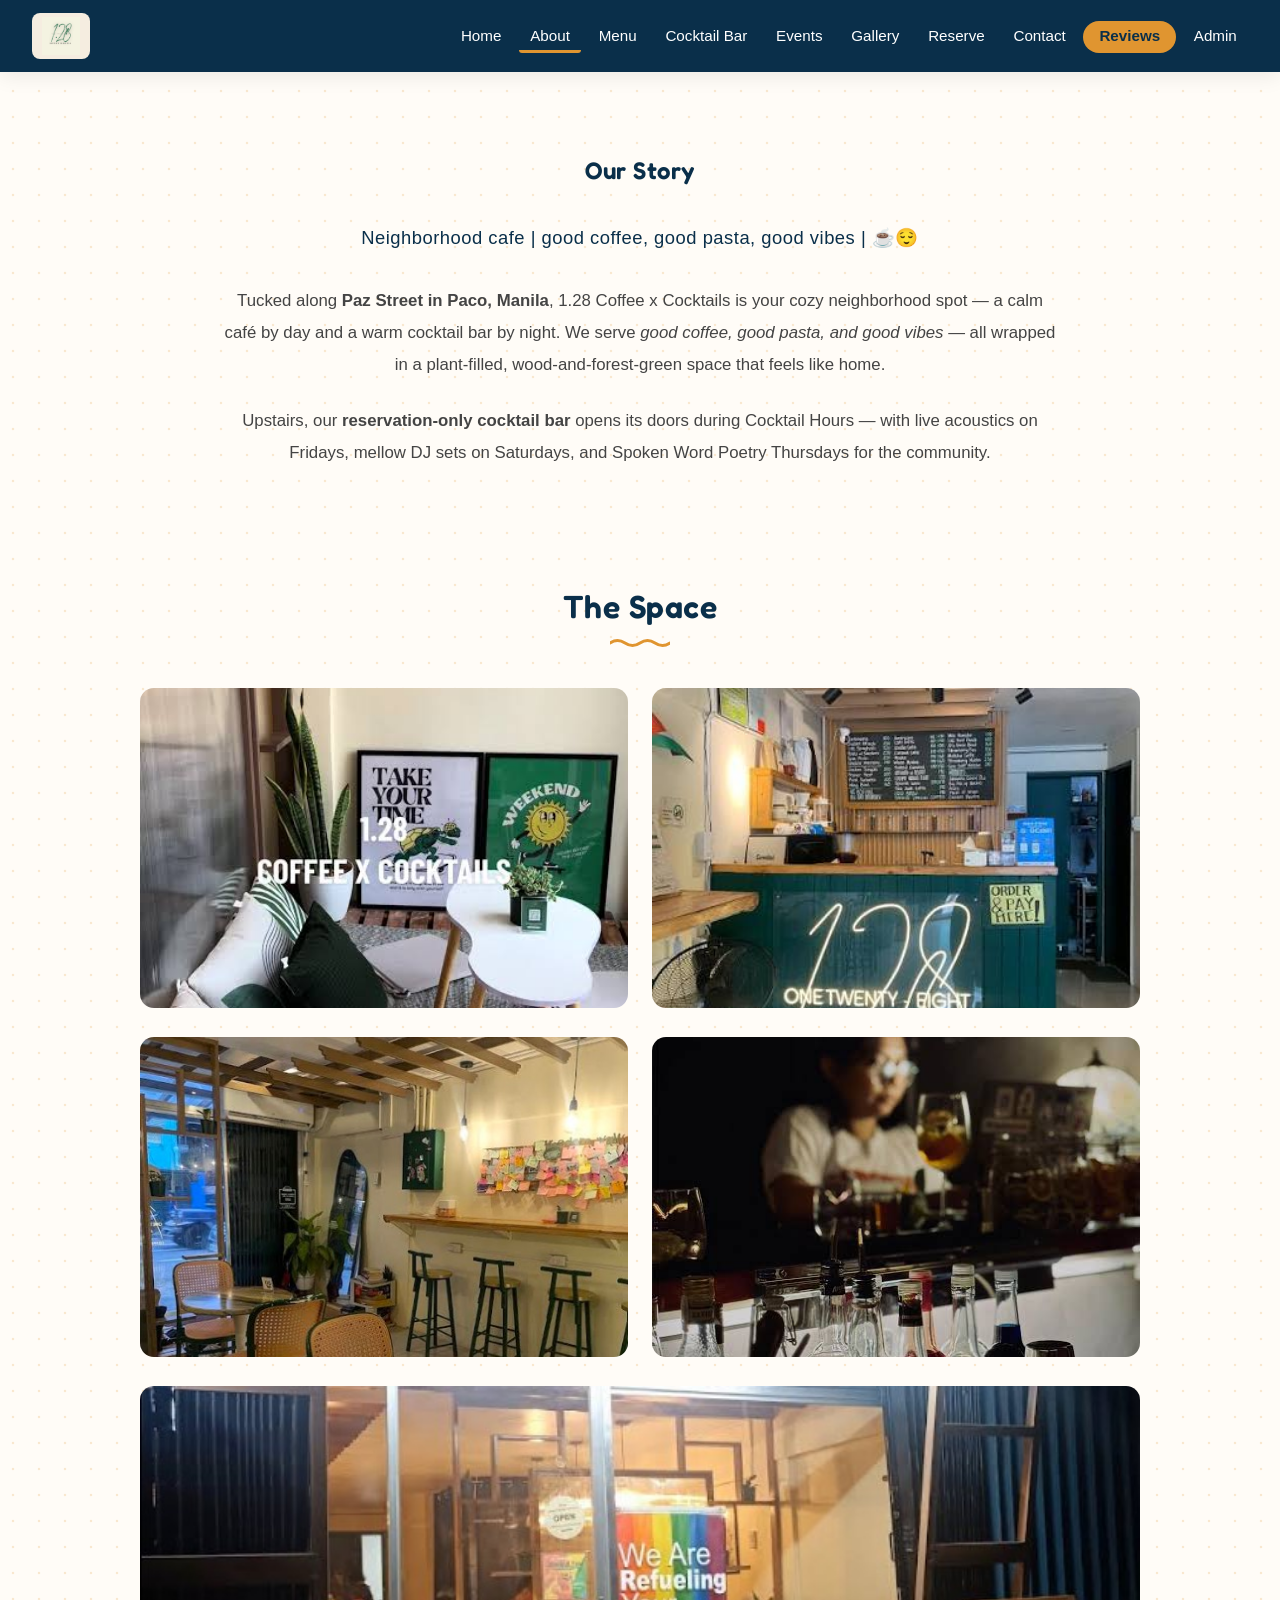
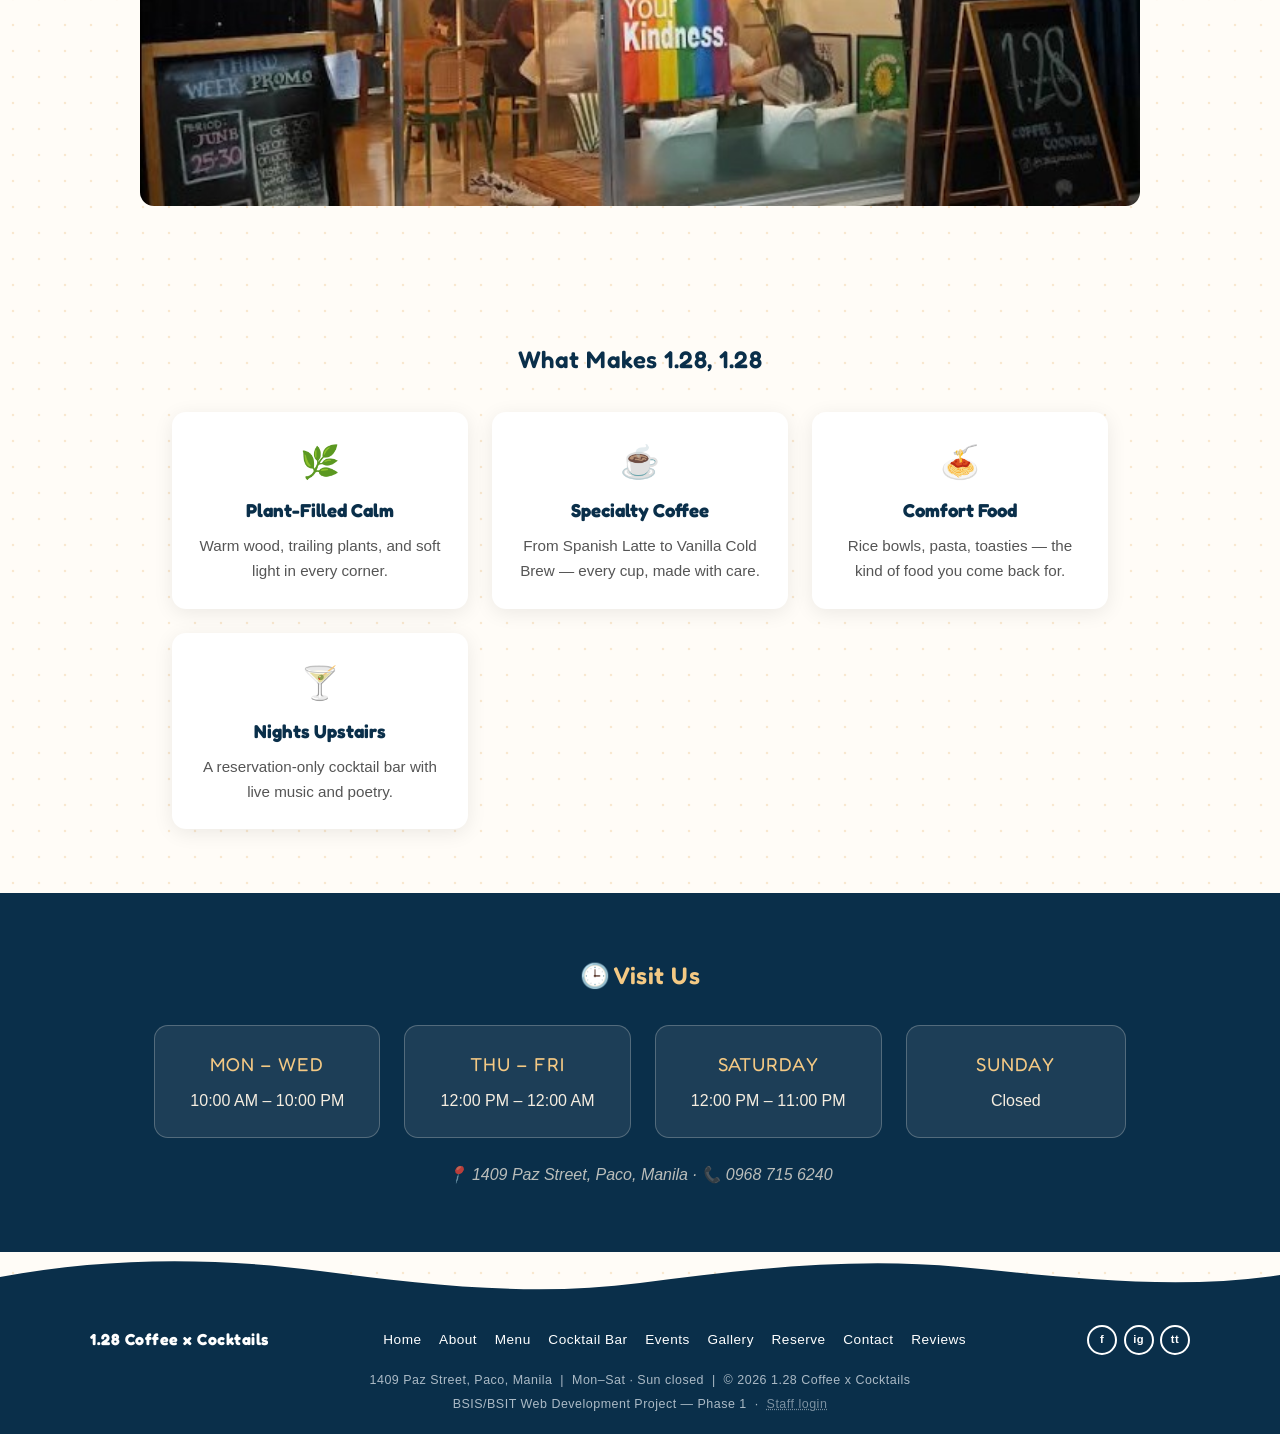
<file: about.html>
<!DOCTYPE html>
<html lang="en">
<head>
  <meta charset="UTF-8" />
  <meta name="viewport" content="width=device-width, initial-scale=1.0" />
  <title>About | 1.28 Coffee x Cocktails</title>
  <link rel="preconnect" href="https://fonts.googleapis.com" />
  <link rel="preconnect" href="https://fonts.gstatic.com" crossorigin />
  <link href="https://fonts.googleapis.com/css2?family=Caveat:wght@600;700&family=Fredoka:wght@400;500;600;700&display=swap" rel="stylesheet" />
  <link rel="stylesheet" href="css/style.css" />
</head>
<body>
  <header>
    <nav class="navbar">
      <a href="index.html" class="logo">
        <img src="assets/logo.jpg" alt="1.28 Coffee x Cocktails" />
      </a>
      <ul class="nav-links">
        <li><a href="index.html">Home</a></li>
        <li><a href="about.html" class="active">About</a></li>
        <li><a href="menu.html">Menu</a></li>
        <li><a href="cocktail-bar.html">Cocktail Bar</a></li>
        <li><a href="events.html">Events</a></li>
        <li><a href="gallery.html">Gallery</a></li>
        <li><a href="reservation.html">Reserve</a></li>
        <li><a href="contact.html">Contact</a></li>
        <li><a href="feedback.html" class="nav-reviews">Reviews</a></li>
        <li><a href="admin.html">Admin</a></li>
      </ul>
      <div class="hamburger" onclick="toggleMenu()">☰</div>
    </nav>
  </header>

  <!-- INTRO -->
  <section style="max-width:900px; margin:3rem auto; padding:2rem;">
    <h1 style="color:var(--navy); font-weight:300; letter-spacing:2px; font-style:italic; text-align:center;">
      Our Story
    </h1>

    <p style="margin-top:2rem; font-size:1.15rem; text-align:center;
              color:var(--navy); letter-spacing:0.5px; font-weight:500; line-height:1.7;">
      Neighborhood cafe&nbsp;|&nbsp;good coffee, good pasta, good vibes&nbsp;|&nbsp;☕😌
    </p>

    <p style="margin-top:2rem; font-size:1.05rem; text-align:center; color:#444; line-height:1.9;">
      Tucked along <strong>Paz Street in Paco, Manila</strong>, 1.28 Coffee x Cocktails is your cozy
      neighborhood spot — a calm café by day and a warm cocktail bar by night.
      We serve <em>good coffee, good pasta, and good vibes</em> — all wrapped in a plant-filled,
      wood-and-forest-green space that feels like home.
    </p>

    <p style="margin-top:1.5rem; font-size:1.05rem; text-align:center; color:#444; line-height:1.9;">
      Upstairs, our <strong>reservation-only cocktail bar</strong> opens its doors during Cocktail Hours —
      with live acoustics on Fridays, mellow DJ sets on Saturdays, and Spoken Word Poetry
      Thursdays for the community.
    </p>
  </section>

  <!-- THE SPACE — REAL PHOTOS -->
  <section class="featured" style="padding-top:2rem;">
    <h2>The Space</h2>

    <div class="featured-grid" style="max-width:1000px;">

      <!-- Row 1: Interior feature shots -->
      <div style="grid-column:1/-1; display:grid; grid-template-columns:repeat(auto-fit, minmax(280px, 1fr)); gap:1.5rem;">
        <img src="assets/greeninterior.jpg" alt="1.28 green wall interior"
             style="width:100%; height:320px; object-fit:cover; border-radius:14px;">
        <img src="assets/greencounter.jpg" alt="1.28 counter with We Are Open sign"
             style="width:100%; height:320px; object-fit:cover; border-radius:14px;">
      </div>

      <!-- Row 2 -->
      <div style="grid-column:1/-1; display:grid; grid-template-columns:repeat(auto-fit, minmax(280px, 1fr)); gap:1.5rem;">
        <img src="assets/cafebooth.jpg" alt="Café booths and wood ceiling"
             style="width:100%; height:320px; object-fit:cover; border-radius:14px;">
        <img src="assets/cocktailbar.jpg" alt="Cocktail bar in action"
             style="width:100%; height:320px; object-fit:cover; border-radius:14px;">
      </div>

      <!-- Storefront full width -->
      <div style="grid-column:1/-1;">
        <img src="assets/storefront.jpg" alt="1.28 storefront at 1409 Paz Street"
             style="width:100%; height:420px; object-fit:cover; border-radius:14px;">
      </div>

    </div>
  </section>

  <!-- WHAT MAKES US, US -->
  <section style="max-width:1000px; margin:2rem auto; padding:2rem;">
    <h2 style="color:var(--navy); font-weight:300; letter-spacing:2px; font-style:italic; text-align:center; margin-bottom:2rem;">
      What Makes 1.28, 1.28
    </h2>

    <div style="display:grid; grid-template-columns:repeat(auto-fit, minmax(260px, 1fr)); gap:1.5rem;">
      <div style="background:white; padding:1.6rem; border-radius:14px; box-shadow:var(--shadow); text-align:center;">
        <div style="font-size:2rem;">🌿</div>
        <h3 style="color:var(--navy); margin:0.5rem 0;">Plant-Filled Calm</h3>
        <p style="color:#555; font-size:0.95rem;">Warm wood, trailing plants, and soft light in every corner.</p>
      </div>
      <div style="background:white; padding:1.6rem; border-radius:14px; box-shadow:var(--shadow); text-align:center;">
        <div style="font-size:2rem;">☕</div>
        <h3 style="color:var(--navy); margin:0.5rem 0;">Specialty Coffee</h3>
        <p style="color:#555; font-size:0.95rem;">From Spanish Latte to Vanilla Cold Brew — every cup, made with care.</p>
      </div>
      <div style="background:white; padding:1.6rem; border-radius:14px; box-shadow:var(--shadow); text-align:center;">
        <div style="font-size:2rem;">🍝</div>
        <h3 style="color:var(--navy); margin:0.5rem 0;">Comfort Food</h3>
        <p style="color:#555; font-size:0.95rem;">Rice bowls, pasta, toasties — the kind of food you come back for.</p>
      </div>
      <div style="background:white; padding:1.6rem; border-radius:14px; box-shadow:var(--shadow); text-align:center;">
        <div style="font-size:2rem;">🍸</div>
        <h3 style="color:var(--navy); margin:0.5rem 0;">Nights Upstairs</h3>
        <p style="color:#555; font-size:0.95rem;">A reservation-only cocktail bar with live music and poetry.</p>
      </div>
    </div>
  </section>

  <!-- VISIT US -->
  <section class="hours-banner">
    <h2>🕒 Visit Us</h2>
    <div class="hours-grid">
      <div class="hour-card"><h3>MON – WED</h3><p>10:00 AM – 10:00 PM</p></div>
      <div class="hour-card"><h3>THU – FRI</h3><p>12:00 PM – 12:00 AM</p></div>
      <div class="hour-card"><h3>SATURDAY</h3><p>12:00 PM – 11:00 PM</p></div>
      <div class="hour-card"><h3>SUNDAY</h3><p>Closed</p></div>
    </div>
    <p class="note">📍 1409 Paz Street, Paco, Manila · 📞 0968 715 6240</p>
  </section>

  <footer>
    <div class="footer-main">
      <span class="footer-brand">1.28 Coffee x Cocktails</span>
      <nav class="footer-links">
        <a href="index.html">Home</a><a href="about.html">About</a><a href="menu.html">Menu</a><a href="cocktail-bar.html">Cocktail Bar</a><a href="events.html">Events</a><a href="gallery.html">Gallery</a><a href="reservation.html">Reserve</a><a href="contact.html">Contact</a><a href="feedback.html">Reviews</a>
      </nav>
      <div class="footer-social">
        <a href="https://www.facebook.com/p/128-coffee-x-cocktails-61559995893863/" target="_blank" aria-label="Facebook">f</a><a href="https://www.instagram.com/1.28coffeexcocktails" target="_blank" aria-label="Instagram">ig</a><a href="https://www.tiktok.com/@1.28coffeexcocktails" target="_blank" aria-label="TikTok">tt</a>
      </div>
    </div>
    <p class="footer-bottom">1409 Paz Street, Paco, Manila &nbsp;|&nbsp; Mon&ndash;Sat &middot; Sun closed &nbsp;|&nbsp; &copy; 2026 1.28 Coffee x Cocktails</p>
    <p class="footer-bottom">BSIS/BSIT Web Development Project &mdash; Phase 1 &nbsp;&middot;&nbsp; <a class="staff-link" href="admin.html">Staff login</a></p>
  </footer>

  <script src="js/script.js"></script>
</body>
</html>
</file>
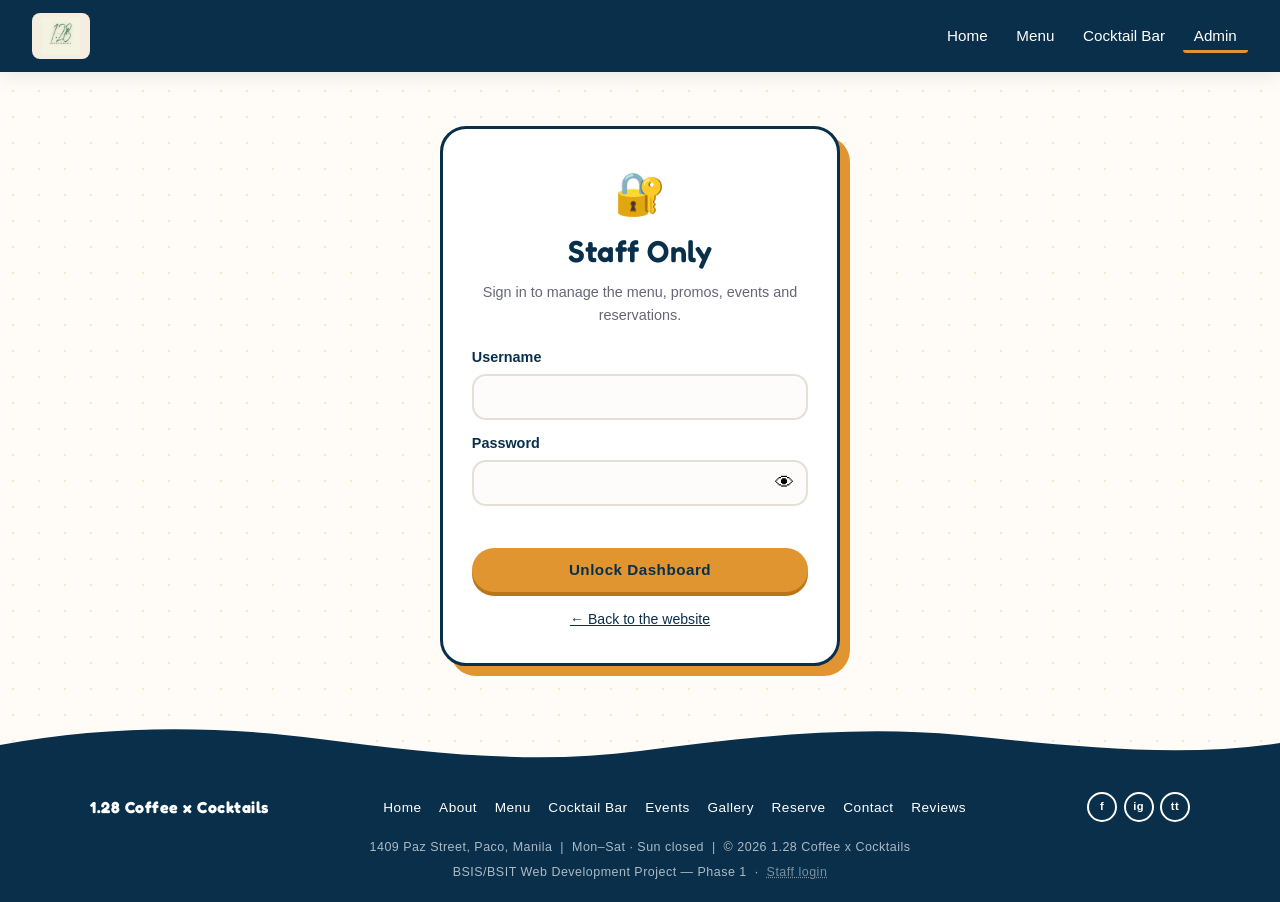
<file: admin.html>
<!DOCTYPE html>
<html lang="en">
<head>
  <meta charset="UTF-8" />
  <meta name="viewport" content="width=device-width, initial-scale=1.0" />
  <title>Admin Dashboard | 1.28 Coffee x Cocktails</title>
  <link rel="preconnect" href="https://fonts.googleapis.com" />
  <link rel="preconnect" href="https://fonts.gstatic.com" crossorigin />
  <link href="https://fonts.googleapis.com/css2?family=Caveat:wght@600;700&family=Fredoka:wght@400;500;600;700&display=swap" rel="stylesheet" />
  <link rel="stylesheet" href="css/style.css" />
  <script>
    // This script handles the layout lock/unlock.
    // It checks if we already have a session. If not, it adds the 'locked' class.
    try {
      var s = JSON.parse(sessionStorage.getItem('adm_session'));
      if (!(s && Date.now() - s.t < 1200000)) {
        document.documentElement.classList.add('locked');
      }
    } catch (e) {
      document.documentElement.classList.add('locked');
    }
  </script>
</head>
<body>
  <header>
    <nav class="navbar">
      <a href="index.html" class="logo">
        <img src="assets/logo.jpg" alt="1.28 Coffee x Cocktails" />
      </a>
      <ul class="nav-links">
        <li><a href="index.html">Home</a></li>
        <li><a href="menu.html">Menu</a></li>
        <li><a href="cocktail-bar.html">Cocktail Bar</a></li>
        <li><a href="admin.html" class="active">Admin</a></li>
      </ul>
      <div class="hamburger" onclick="toggleMenu()">☰</div>
    </nav>
  </header>

  <!-- Login Gate -->
  <section id="loginGate" class="login-gate">
    <form id="loginForm" class="login-card" autocomplete="off" novalidate>
      <div class="login-emoji">🔐</div>
      <h1>Staff Only</h1>
      <p>Sign in to manage the menu, promos, events and reservations.</p>
      <label for="loginUser">Username</label>
      <input type="text" id="loginUser" autocomplete="username" autocapitalize="off" spellcheck="false" />
      <label for="loginPass">Password</label>
      <div class="pw-wrap">
        <input type="password" id="loginPass" autocomplete="current-password" />
        <button type="button" id="pwToggle" aria-label="Show password">👁</button>
      </div>
      <div class="login-error" id="loginError" role="alert" style="color:red;"></div>
      <button type="submit" class="btn-primary" style="width:100%; margin:0.4rem 0 0;">Unlock Dashboard</button>
      <a class="back-link" href="index.html">&larr; Back to the website</a>
    </form>
  </section>

  <!-- Admin Dashboard -->
  <div class="admin-container">
    <div class="admin-bar">
      <button type="button" onclick="logout()" class="btn-outline">Log out 🔒</button>
    </div>
    <h1 style="text-align:center; color:var(--navy); font-weight:300; letter-spacing:2px; font-style:italic;">
      Admin Dashboard
    </h1>
    <p style="text-align:center; color:#666; margin-bottom:1.5rem;">
      Manage menu, events, reservations, and customer data.
    </p>

    <div class="admin-tabs">
      <button class="active" onclick="switchTab(event, 'menuTab')">🍽️ Manage Menu</button>
      <button onclick="switchTab(event, 'promoTab')">🎉 Promotions</button>
      <button onclick="switchTab(event, 'eventTab')">📅 Events</button>
      <button onclick="switchTab(event, 'resTab')">📋 Reservations</button>
      <button onclick="switchTab(event, 'revTab')">💬 Reviews</button>
      <button onclick="switchTab(event, 'msgTab')">✉️ Inquiries</button>
      <button onclick="switchTab(event, 'spaceTab')">🏠 Event Hosting</button>
    </div>

    <div id="menuTab" class="admin-panel active">
      <h3>Menu Items</h3>
      <button class="btn-primary" onclick="openMenuForm()">+ Add New Item</button>
      <table class="data-table" id="menuTable">
        <thead><tr><th>Name</th><th>Category</th><th>Price</th><th>Featured</th><th>Actions</th></tr></thead>
        <tbody></tbody>
      </table>
    </div>

    <div id="promoTab" class="admin-panel">
      <h3>Promotions</h3>
      <button class="btn-primary" onclick="openPromoForm()">+ Add Promotion</button>
      <table class="data-table" id="promoTable">
        <thead><tr><th>Title</th><th>Schedule</th><th>Description</th><th>Actions</th></tr></thead>
        <tbody></tbody>
      </table>
    </div>

    <div id="eventTab" class="admin-panel">
      <h3>Events</h3>
      <button class="btn-primary" onclick="openEventForm()">+ Add Event</button>
      <table class="data-table" id="eventTable">
        <thead><tr><th>Event</th><th>Date</th><th>Time</th><th>Actions</th></tr></thead>
        <tbody></tbody>
      </table>
    </div>

    <div id="resTab" class="admin-panel">
      <h3>Cocktail Bar Reservations</h3>
      <table class="data-table" id="resTable">
        <thead>
          <tr>
            <th>Name</th>
            <th>Contact</th>
            <th>Date / Time</th>
            <th>Guests</th>
            <th>Age</th>
            <th>Poetry</th>
            <th>Actions</th>
          </tr>
        </thead>
        <tbody></tbody>
      </table>
    </div>

    <div id="revTab" class="admin-panel">
      <h3>Customer Reviews</h3>
      <table class="data-table" id="revTable">
        <thead><tr><th>Name</th><th>Rating</th><th>Review</th><th>Actions</th></tr></thead>
        <tbody></tbody>
      </table>
    </div>

    <div id="msgTab" class="admin-panel">
      <h3>Contact Inquiries</h3>
      <table class="data-table" id="msgTable">
        <thead><tr><th>Name</th><th>Email</th><th>Message</th><th>Actions</th></tr></thead>
        <tbody></tbody>
      </table>
    </div>

    <div id="spaceTab" class="admin-panel">
      <h3>Event Hosting & Coffee Cart Inquiries</h3>
      <p style="color:#666; margin-bottom:1rem;">
        Customers who want to book 1.28 for their events or rent the coffee cart.
      </p>
      <table class="data-table" id="spaceTable">
        <thead>
          <tr>
            <th>Name</th>
            <th>Contact</th>
            <th>Event Type</th>
            <th>Date</th>
            <th>Message</th>
            <th>Actions</th>
          </tr>
        </thead>
        <tbody></tbody>
      </table>
    </div>
  </div>

  <div id="modal" style="display:none; position:fixed; inset:0; background:rgba(0,0,0,0.5); z-index:2000; align-items:center; justify-content:center;">
    <div style="background:white; padding:1.8rem; border-radius:14px; width:90%; max-width:520px; max-height:85vh; overflow-y:auto;">
      <h3 id="modalTitle" style="color:var(--navy); margin-bottom:1rem;">Add Item</h3>
      <div id="modalBody"></div>
      <div style="display:flex; gap:0.5rem; margin-top:1rem;">
        <button class="btn-primary" id="modalSave" style="flex:1;">Save</button>
        <button class="btn-secondary" style="flex:1; color:var(--navy); border-color:var(--navy);" onclick="closeModal()">Cancel</button>
      </div>
    </div>
  </div>

  <footer>
    <div class="footer-main">
      <span class="footer-brand">1.28 Coffee x Cocktails</span>
      <nav class="footer-links">
        <a href="index.html">Home</a><a href="about.html">About</a><a href="menu.html">Menu</a><a href="cocktail-bar.html">Cocktail Bar</a><a href="events.html">Events</a><a href="gallery.html">Gallery</a><a href="reservation.html">Reserve</a><a href="contact.html">Contact</a><a href="feedback.html">Reviews</a>
      </nav>
      <div class="footer-social">
        <a href="https://www.facebook.com/p/128-coffee-x-cocktails-61559995893863/" target="_blank" aria-label="Facebook">f</a><a href="https://www.instagram.com/1.28coffeexcocktails" target="_blank" aria-label="Instagram">ig</a><a href="https://www.tiktok.com/@1.28coffeexcocktails" target="_blank" aria-label="TikTok">tt</a>
      </div>
    </div>
    <p class="footer-bottom">1409 Paz Street, Paco, Manila &nbsp;|&nbsp; Mon&ndash;Sat &middot; Sun closed &nbsp;|&nbsp; &copy; 2026 1.28 Coffee x Cocktails</p>
    <p class="footer-bottom">BSIS/BSIT Web Development Project &mdash; Phase 1 &nbsp;&middot;&nbsp; <a class="staff-link" href="admin.html">Staff login</a></p>
  </footer>

  
  
  <script src="js/admin.js"></script>
</body>
</html>
</file>
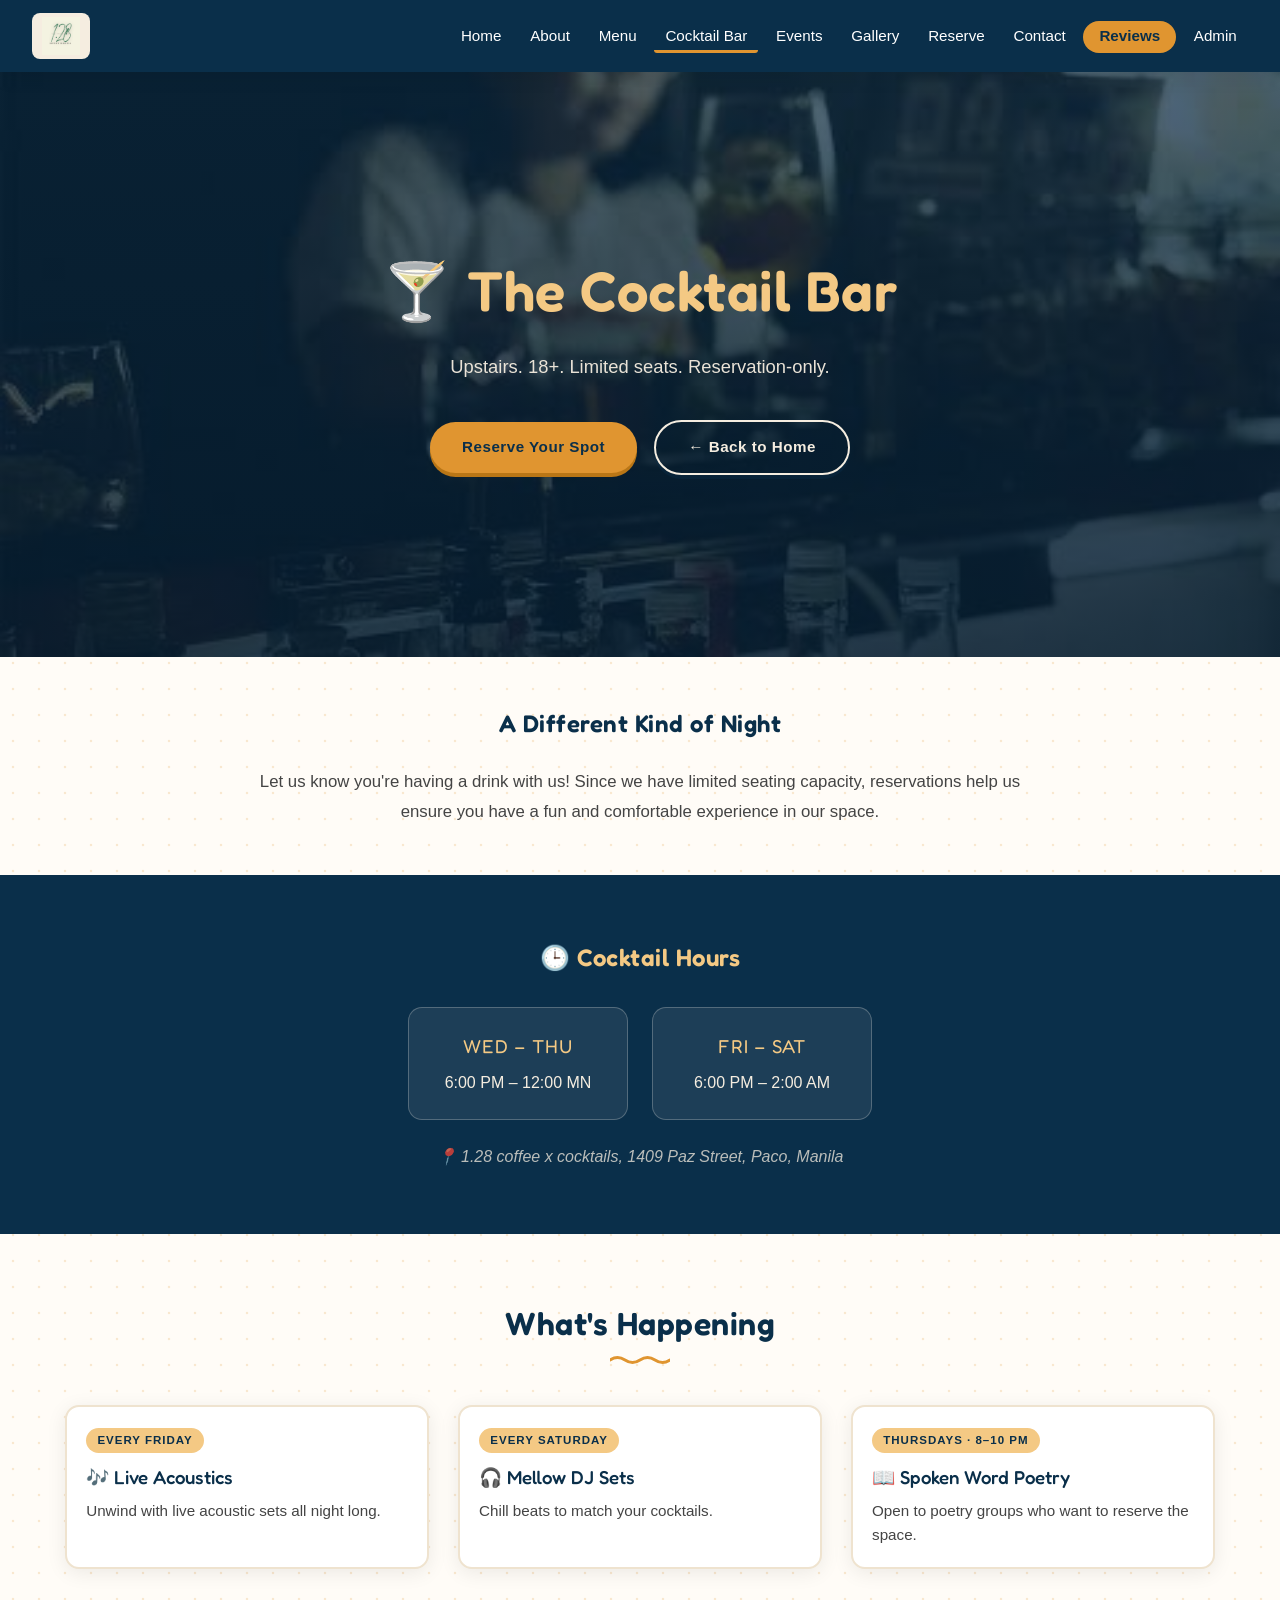
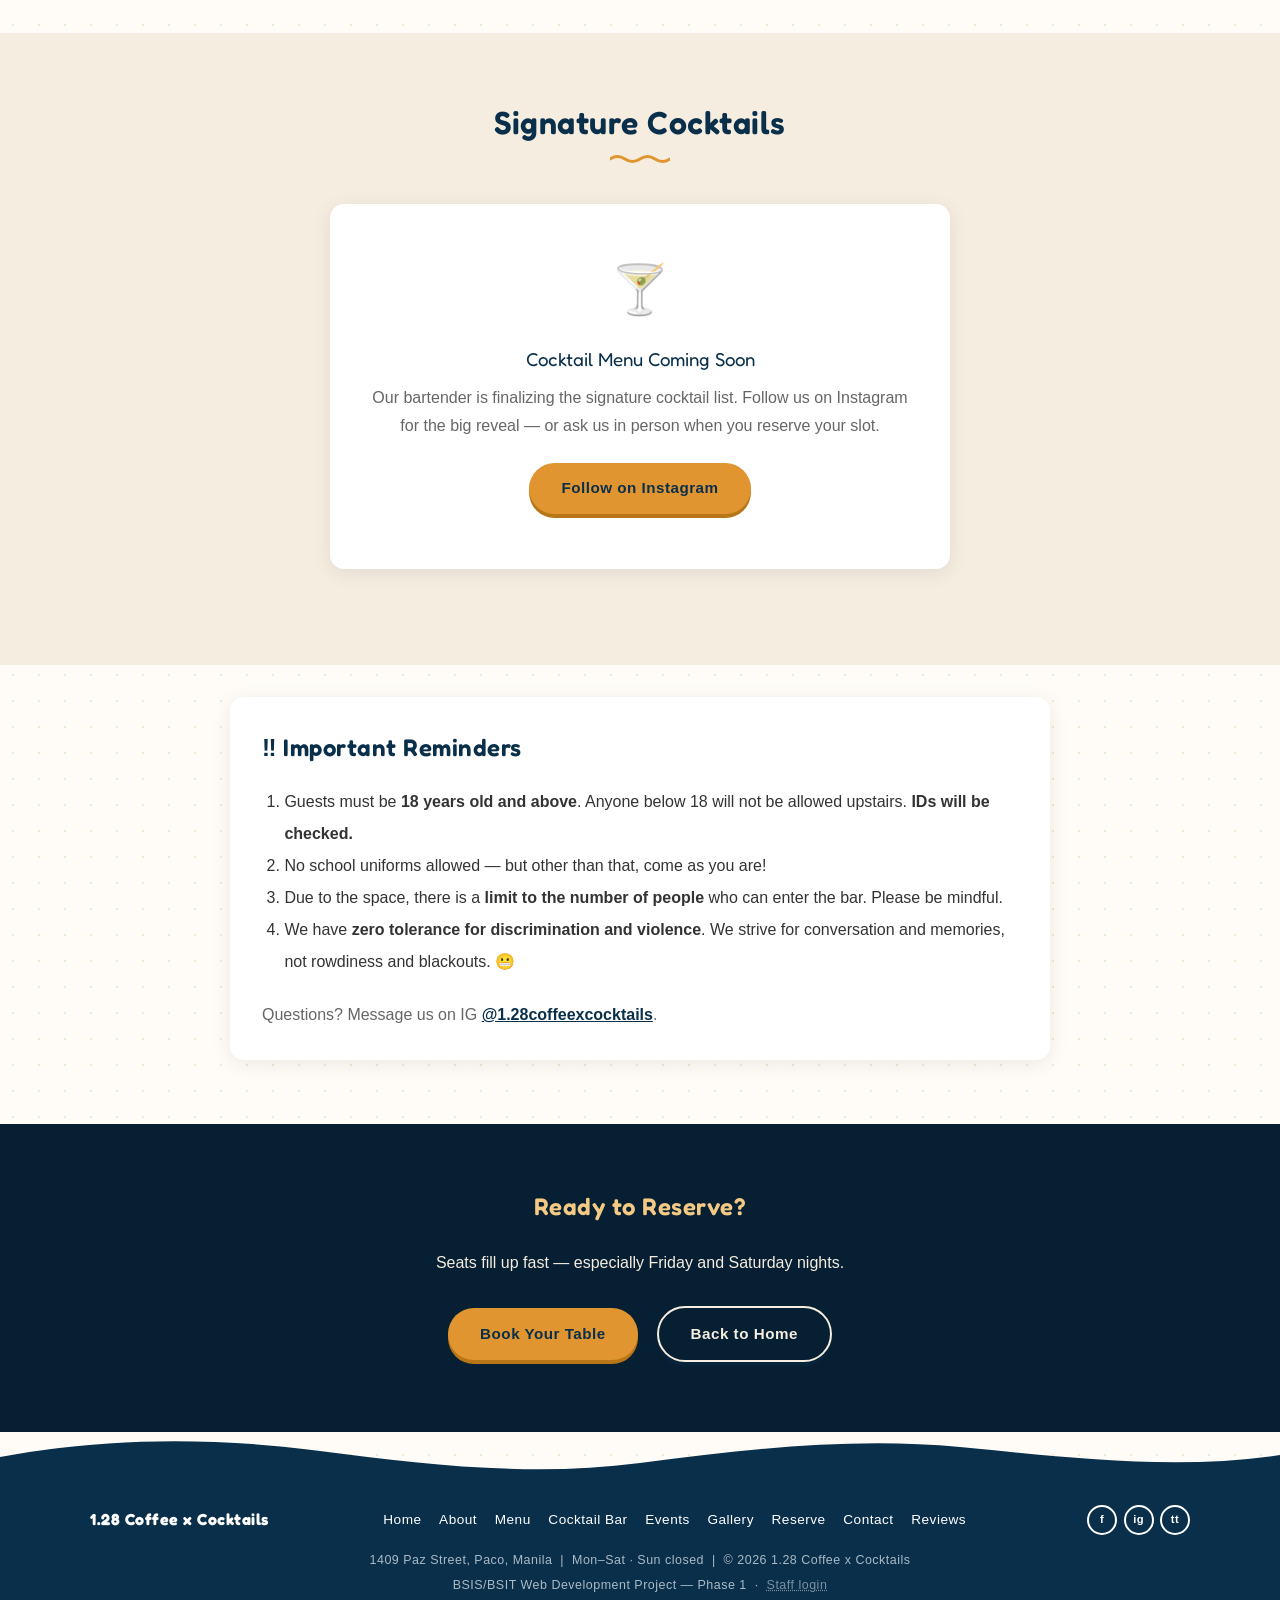
<file: cocktail-bar.html>
<!DOCTYPE html>
<html lang="en">
<head>
  <meta charset="UTF-8" />
  <meta name="viewport" content="width=device-width, initial-scale=1.0" />
  <title>Cocktail Bar | 1.28 Coffee x Cocktails</title>
  <link rel="preconnect" href="https://fonts.googleapis.com" />
  <link rel="preconnect" href="https://fonts.gstatic.com" crossorigin />
  <link href="https://fonts.googleapis.com/css2?family=Caveat:wght@600;700&family=Fredoka:wght@400;500;600;700&display=swap" rel="stylesheet" />
  <link rel="stylesheet" href="css/style.css" />
</head>
<body>
  <header>
    <nav class="navbar">
      <a href="index.html" class="logo">
        <img src="assets/logo.jpg" alt="1.28 Coffee x Cocktails" />
      </a>
      <ul class="nav-links">
        <li><a href="index.html">Home</a></li>
        <li><a href="about.html">About</a></li>
        <li><a href="menu.html">Menu</a></li>
        <li><a href="cocktail-bar.html" class="active">Cocktail Bar</a></li>
        <li><a href="events.html">Events</a></li>
        <li><a href="gallery.html">Gallery</a></li>
        <li><a href="reservation.html">Reserve</a></li>
        <li><a href="contact.html">Contact</a></li>
        <li><a href="feedback.html" class="nav-reviews">Reviews</a></li>
        <li><a href="admin.html">Admin</a></li>
      </ul>
      <div class="hamburger" onclick="toggleMenu()">☰</div>
    </nav>
  </header>

  <!-- HERO with real bar photo -->
  <section class="hero" style="height:65vh; background: linear-gradient(rgba(10,47,74,0.65), rgba(6,31,51,0.85)), url('assets/cocktailbar.jpg') center/cover no-repeat;">
    <div class="hero-content">
      <h1>🍸 The Cocktail Bar</h1>
      <p>Upstairs. 18+. Limited seats. Reservation-only.</p>
      <a href="reservation.html" class="btn-primary">Reserve Your Spot</a>
      <a href="index.html" class="btn-secondary">← Back to Home</a>
    </div>
  </section>

  <!-- INTRO -->
  <section style="max-width:820px; margin:3rem auto; padding:0 1.5rem; text-align:center;">
    <h2 style="color:var(--navy); font-weight:300; letter-spacing:2px; font-style:italic;">
      A Different Kind of Night
    </h2>
    <p style="margin-top:1.5rem; font-size:1.05rem; color:#444; line-height:1.8;">
      Let us know you're having a drink with us! Since we have limited seating capacity,
      reservations help us ensure you have a fun and comfortable experience in our space.
    </p>
  </section>

  <!-- HOURS -->
  <section class="hours-banner">
    <h2>🕒 Cocktail Hours</h2>
    <div class="hours-grid">
      <div class="hour-card"><h3>WED – THU</h3><p>6:00 PM – 12:00 MN</p></div>
      <div class="hour-card"><h3>FRI – SAT</h3><p>6:00 PM – 2:00 AM</p></div>
    </div>
    <p class="note">📍 1.28 coffee x cocktails, 1409 Paz Street, Paco, Manila</p>
  </section>

  <!-- WHAT'S ON -->
  <section class="featured">
    <h2>What's Happening</h2>
    <div class="featured-grid">
      <div class="card"><div class="card-body">
        <span class="tag">Every Friday</span>
        <h3>🎶 Live Acoustics</h3>
        <p>Unwind with live acoustic sets all night long.</p>
      </div></div>
      <div class="card"><div class="card-body">
        <span class="tag">Every Saturday</span>
        <h3>🎧 Mellow DJ Sets</h3>
        <p>Chill beats to match your cocktails.</p>
      </div></div>
      <div class="card"><div class="card-body">
        <span class="tag">Thursdays · 8–10 PM</span>
        <h3>📖 Spoken Word Poetry</h3>
        <p>Open to poetry groups who want to reserve the space.</p>
      </div></div>
    </div>
  </section>

  <!-- SIGNATURE COCKTAILS — COMING SOON -->
  <section class="featured" style="background:var(--cream);">
    <h2>Signature Cocktails</h2>
    <div style="max-width:620px; margin:2rem auto; padding:3rem 2rem;
                background:white; border-radius:14px; box-shadow:var(--shadow);
                text-align:center;">
      <div style="font-size:3rem; margin-bottom:1rem;">🍸</div>
      <h3 style="color:var(--navy); font-weight:400; margin-bottom:0.6rem;">
        Cocktail Menu Coming Soon
      </h3>
      <p style="color:#666; line-height:1.7;">
        Our bartender is finalizing the signature cocktail list.
        Follow us on Instagram for the big reveal — or ask us in person when you reserve your slot.
      </p>
      <a href="https://www.instagram.com/1.28coffeexcocktails" target="_blank"
         class="btn-primary" style="margin-top:1.5rem; display:inline-block;">
        Follow on Instagram
      </a>
    </div>
  </section>

  <!-- REMINDERS -->
  <section style="max-width:820px; margin:2rem auto 4rem; padding:2rem; background:white; border-radius:14px; box-shadow:var(--shadow);">
    <h2 style="color:var(--navy); font-weight:400; margin-bottom:1.2rem;">‼️ Important Reminders</h2>
    <ol style="padding-left:1.4rem; line-height:2; color:#333;">
      <li>Guests must be <strong>18 years old and above</strong>. Anyone below 18 will not be allowed upstairs. <strong>IDs will be checked.</strong></li>
      <li>No school uniforms allowed — but other than that, come as you are!</li>
      <li>Due to the space, there is a <strong>limit to the number of people</strong> who can enter the bar. Please be mindful.</li>
      <li>We have <strong>zero tolerance for discrimination and violence</strong>. We strive for conversation and memories, not rowdiness and blackouts. 😬</li>
    </ol>
    <p style="margin-top:1.5rem; color:#666;">
      Questions? Message us on IG
      <a href="https://www.instagram.com/1.28coffeexcocktails" target="_blank" style="color:var(--navy); font-weight:600;">@1.28coffeexcocktails</a>.
    </p>
  </section>

  <!-- CTA -->
  <section class="cta">
    <h2>Ready to Reserve?</h2>
    <p style="margin-bottom:1.5rem;">Seats fill up fast — especially Friday and Saturday nights.</p>
    <a href="reservation.html" class="btn-primary">Book Your Table</a>
    <a href="index.html" class="btn-secondary" style="margin-left:0.5rem;">Back to Home</a>
  </section>

  <footer>
    <div class="footer-main">
      <span class="footer-brand">1.28 Coffee x Cocktails</span>
      <nav class="footer-links">
        <a href="index.html">Home</a><a href="about.html">About</a><a href="menu.html">Menu</a><a href="cocktail-bar.html">Cocktail Bar</a><a href="events.html">Events</a><a href="gallery.html">Gallery</a><a href="reservation.html">Reserve</a><a href="contact.html">Contact</a><a href="feedback.html">Reviews</a>
      </nav>
      <div class="footer-social">
        <a href="https://www.facebook.com/p/128-coffee-x-cocktails-61559995893863/" target="_blank" aria-label="Facebook">f</a><a href="https://www.instagram.com/1.28coffeexcocktails" target="_blank" aria-label="Instagram">ig</a><a href="https://www.tiktok.com/@1.28coffeexcocktails" target="_blank" aria-label="TikTok">tt</a>
      </div>
    </div>
    <p class="footer-bottom">1409 Paz Street, Paco, Manila &nbsp;|&nbsp; Mon&ndash;Sat &middot; Sun closed &nbsp;|&nbsp; &copy; 2026 1.28 Coffee x Cocktails</p>
    <p class="footer-bottom">BSIS/BSIT Web Development Project &mdash; Phase 1 &nbsp;&middot;&nbsp; <a class="staff-link" href="admin.html">Staff login</a></p>
  </footer>

  <script src="js/script.js"></script>
</body>
</html>
</file>
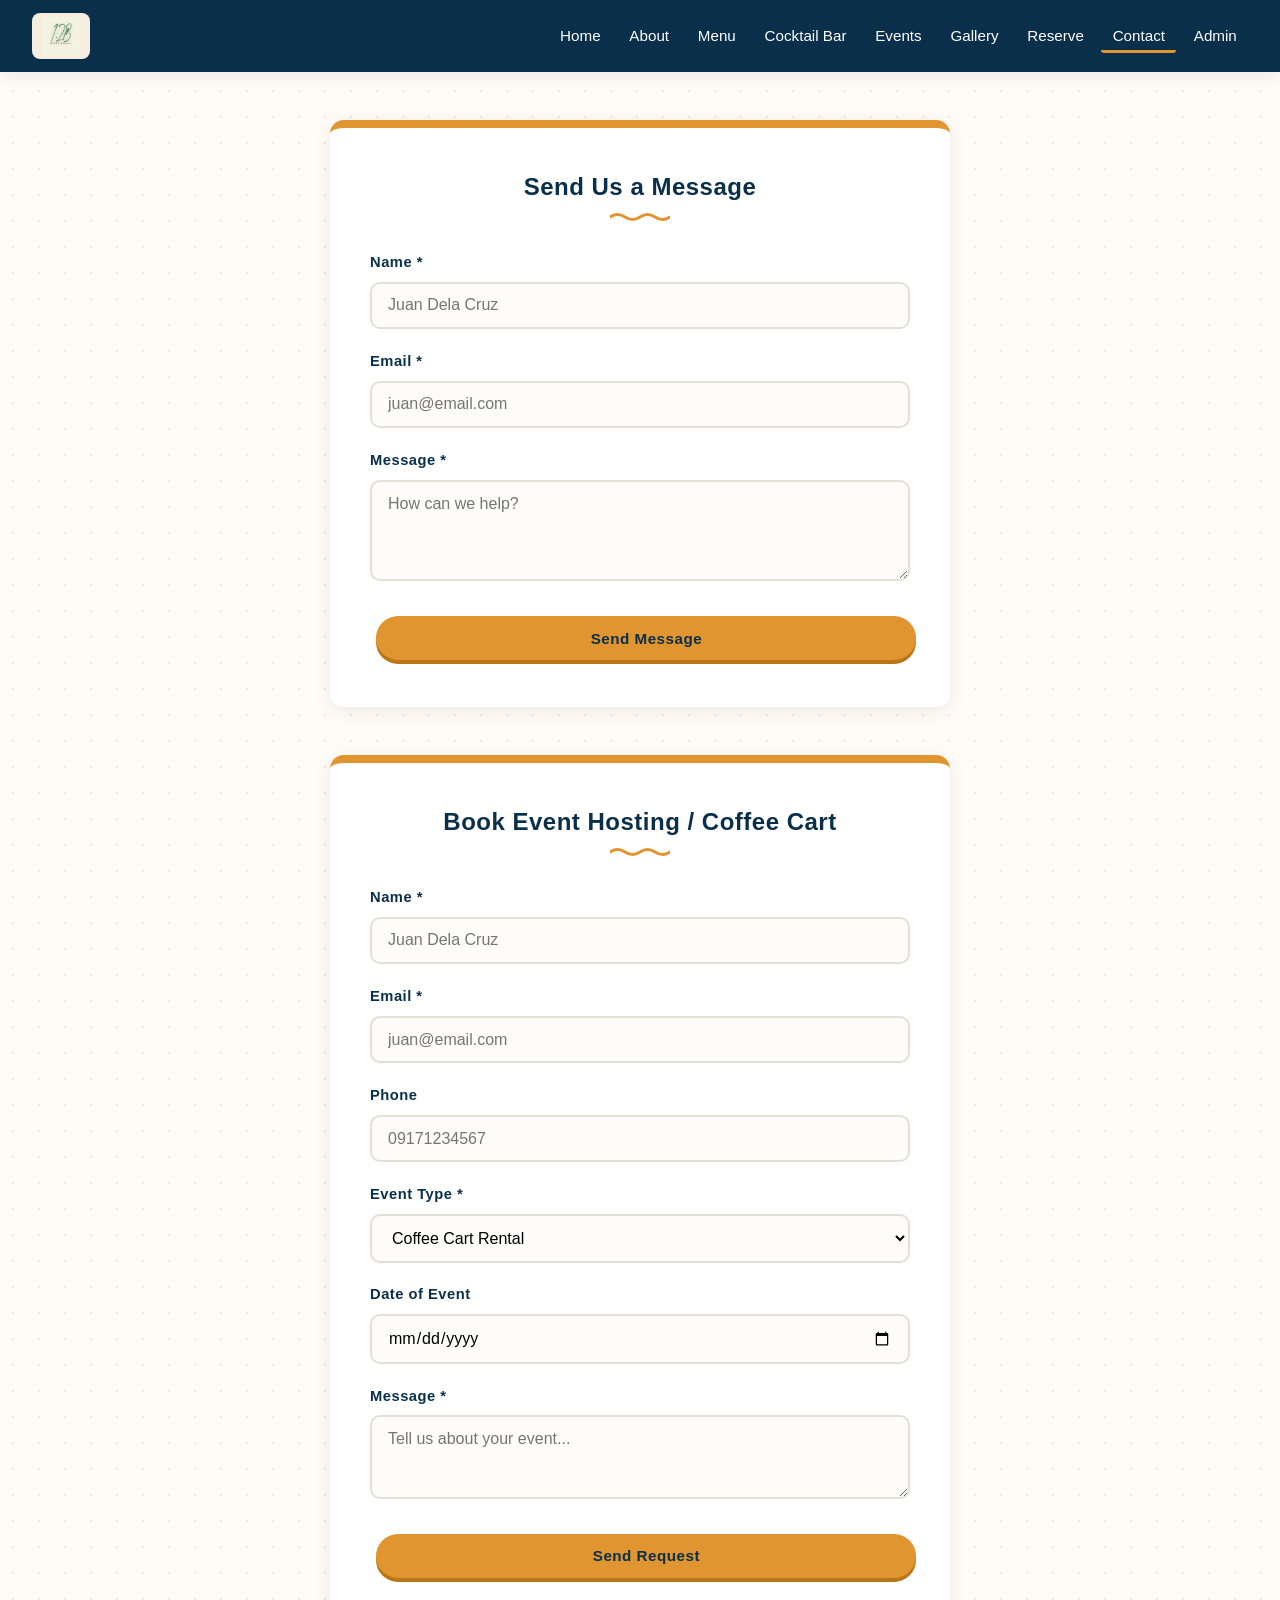
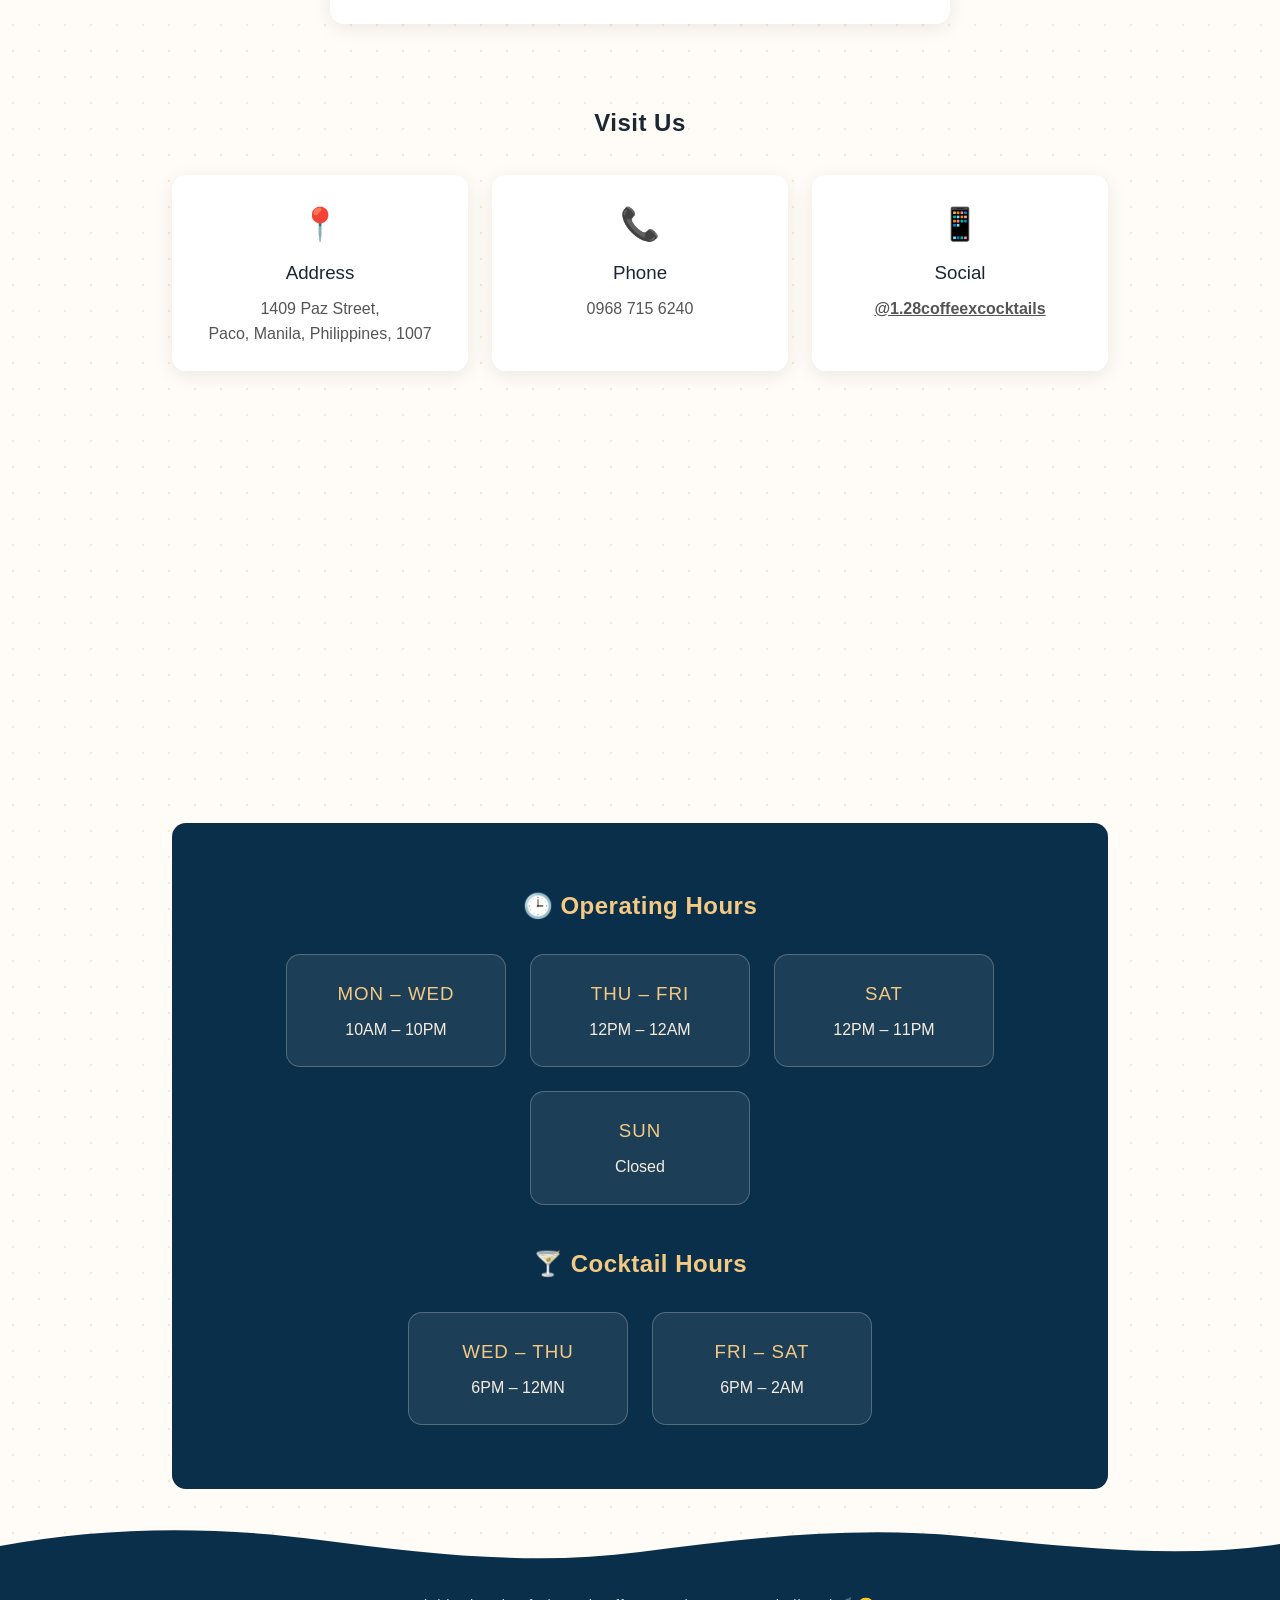
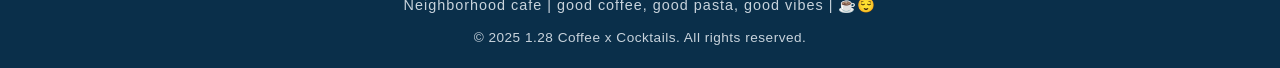
<file: contact.html>
<!DOCTYPE html>
<html lang="en">
<head>
  <meta charset="UTF-8" />
  <meta name="viewport" content="width=device-width, initial-scale=1.0" />
  <title>Contact | 1.28 Coffee x Cocktails</title>
  <link rel="stylesheet" href="css/style.css" />
</head>
<body>
  <header>
    <nav class="navbar">
      <a href="index.html" class="logo">
        <img src="assets/logo.jpg" alt="1.28 Coffee x Cocktails" />
      </a>
      <ul class="nav-links">
        <li><a href="index.html">Home</a></li>
        <li><a href="about.html">About</a></li>
        <li><a href="menu.html">Menu</a></li>
        <li><a href="cocktail-bar.html">Cocktail Bar</a></li>
        <li><a href="events.html">Events</a></li>
        <li><a href="gallery.html">Gallery</a></li>
        <li><a href="reservation.html">Reserve</a></li>
        <li><a href="contact.html" class="active">Contact</a></li>
        <li><a href="admin.html">Admin</a></li>
      </ul>
      <div class="hamburger" onclick="toggleMenu()">☰</div>
    </nav>
  </header>

  <div class="form-container">
    <h2>Send Us a Message</h2>
    <div class="success-msg" id="contactSuccess">✅ Message sent! We'll get back to you soon.</div>
    <form id="contactForm" novalidate>
      <div class="form-group">
        <label for="cName">Name *</label>
        <input type="text" id="cName" placeholder="Juan Dela Cruz" />
        <div class="error">Please enter your name.</div>
      </div>
      <div class="form-group">
        <label for="cEmail">Email *</label>
        <input type="email" id="cEmail" placeholder="juan@email.com" />
        <div class="error">Please enter a valid email.</div>
      </div>
      <div class="form-group">
        <label for="cMessage">Message *</label>
        <textarea id="cMessage" rows="4" placeholder="How can we help?"></textarea>
        <div class="error">Please write at least 10 characters.</div>
      </div>
      <button type="submit" class="btn-primary" style="width:100%;">Send Message</button>
    </form>
  </div>

  <!-- EVENT HOSTING FORM -->
  <div class="form-container" style="margin-top: 3rem;">
    <h2>Book Event Hosting / Coffee Cart</h2>
    <div class="success-msg" id="spaceSuccess">✅ Request sent! We'll get back to you soon.</div>
    <form id="spaceForm" novalidate>
      <div class="form-group"><label>Name *</label><input type="text" id="sName" placeholder="Juan Dela Cruz" /></div>
      <div class="form-group"><label>Email *</label><input type="email" id="sEmail" placeholder="juan@email.com" /></div>
      <div class="form-group"><label>Phone</label><input type="tel" id="sPhone" placeholder="09171234567" /></div>
      <div class="form-group"><label>Event Type *</label>
        <select id="sType">
          <option value="Coffee Cart">Coffee Cart Rental</option>
          <option value="Event Space">Event Space Booking</option>
          <option value="Other">Other</option>
        </select>
      </div>
      <div class="form-group"><label>Date of Event</label><input type="date" id="sDate" /></div>
      <div class="form-group"><label>Message *</label><textarea id="sMessage" rows="3" placeholder="Tell us about your event..."></textarea></div>
      <button type="submit" class="btn-primary" style="width:100%;">Send Request</button>
    </form>
  </div>

  <section style="padding:2rem; max-width:1000px; margin:0 auto;">
    <h2 style="color:var(--forest); text-align:center; font-weight:300; letter-spacing:2px; font-style:italic;">Visit Us</h2>
    <div style="display:grid; grid-template-columns:repeat(auto-fit, minmax(260px, 1fr)); gap:1.5rem; margin-top:2rem;">
      <div style="background:white; padding:1.5rem; border-radius:14px; box-shadow:var(--shadow); text-align:center;">
        <div style="font-size:2rem;">📍</div><h3 style="color:var(--forest); margin:0.5rem 0; font-weight:500;">Address</h3>
        <p style="color:#555;">1409 Paz Street,<br>Paco, Manila, Philippines, 1007</p>
      </div>
      <div style="background:white; padding:1.5rem; border-radius:14px; box-shadow:var(--shadow); text-align:center;">
        <div style="font-size:2rem;">📞</div><h3 style="color:var(--forest); margin:0.5rem 0; font-weight:500;">Phone</h3>
        <p style="color:#555;">0968 715 6240</p>
      </div>
      <div style="background:white; padding:1.5rem; border-radius:14px; box-shadow:var(--shadow); text-align:center;">
        <div style="font-size:2rem;">📱</div><h3 style="color:var(--forest); margin:0.5rem 0; font-weight:500;">Social</h3>
        <p style="color:#555;"><a href="https://www.instagram.com/1.28coffeexcocktails" target="_blank" style="color:var(--forest); font-weight:600;">@1.28coffeexcocktails</a></p>
      </div>
    </div>
    <iframe src="https://www.google.com/maps?q=1409+Paz+Street,+Paco,+Manila&output=embed" width="100%" height="380" style="border:0; border-radius:14px; margin-top:2rem;" allowfullscreen="" loading="lazy"></iframe>
    <div class="hours-banner" style="margin-top:2rem; border-radius:14px;">
      <h2>🕒 Operating Hours</h2>
      <div class="hours-grid">
        <div class="hour-card"><h3>MON – WED</h3><p>10AM – 10PM</p></div>
        <div class="hour-card"><h3>THU – FRI</h3><p>12PM – 12AM</p></div>
        <div class="hour-card"><h3>SAT</h3><p>12PM – 11PM</p></div>
        <div class="hour-card"><h3>SUN</h3><p>Closed</p></div>
      </div>
      <h2 style="margin-top:2.5rem;">🍸 Cocktail Hours</h2>
      <div class="hours-grid">
        <div class="hour-card"><h3>WED – THU</h3><p>6PM – 12MN</p></div>
        <div class="hour-card"><h3>FRI – SAT</h3><p>6PM – 2AM</p></div>
      </div>
    </div>
  </section>

  <footer>
    <p style="color:var(--neon); letter-spacing:1px; font-size:0.9rem; margin-bottom:0.6rem;">Neighborhood cafe&nbsp;|&nbsp;good coffee, good pasta, good vibes&nbsp;|&nbsp;☕😌</p>
    <p>&copy; 2025 1.28 Coffee x Cocktails. All rights reserved.</p>
  </footer>

  <script src="js/script.js"></script>
  <script src="js/reservation.js"></script>
</body>
</html>
</file>
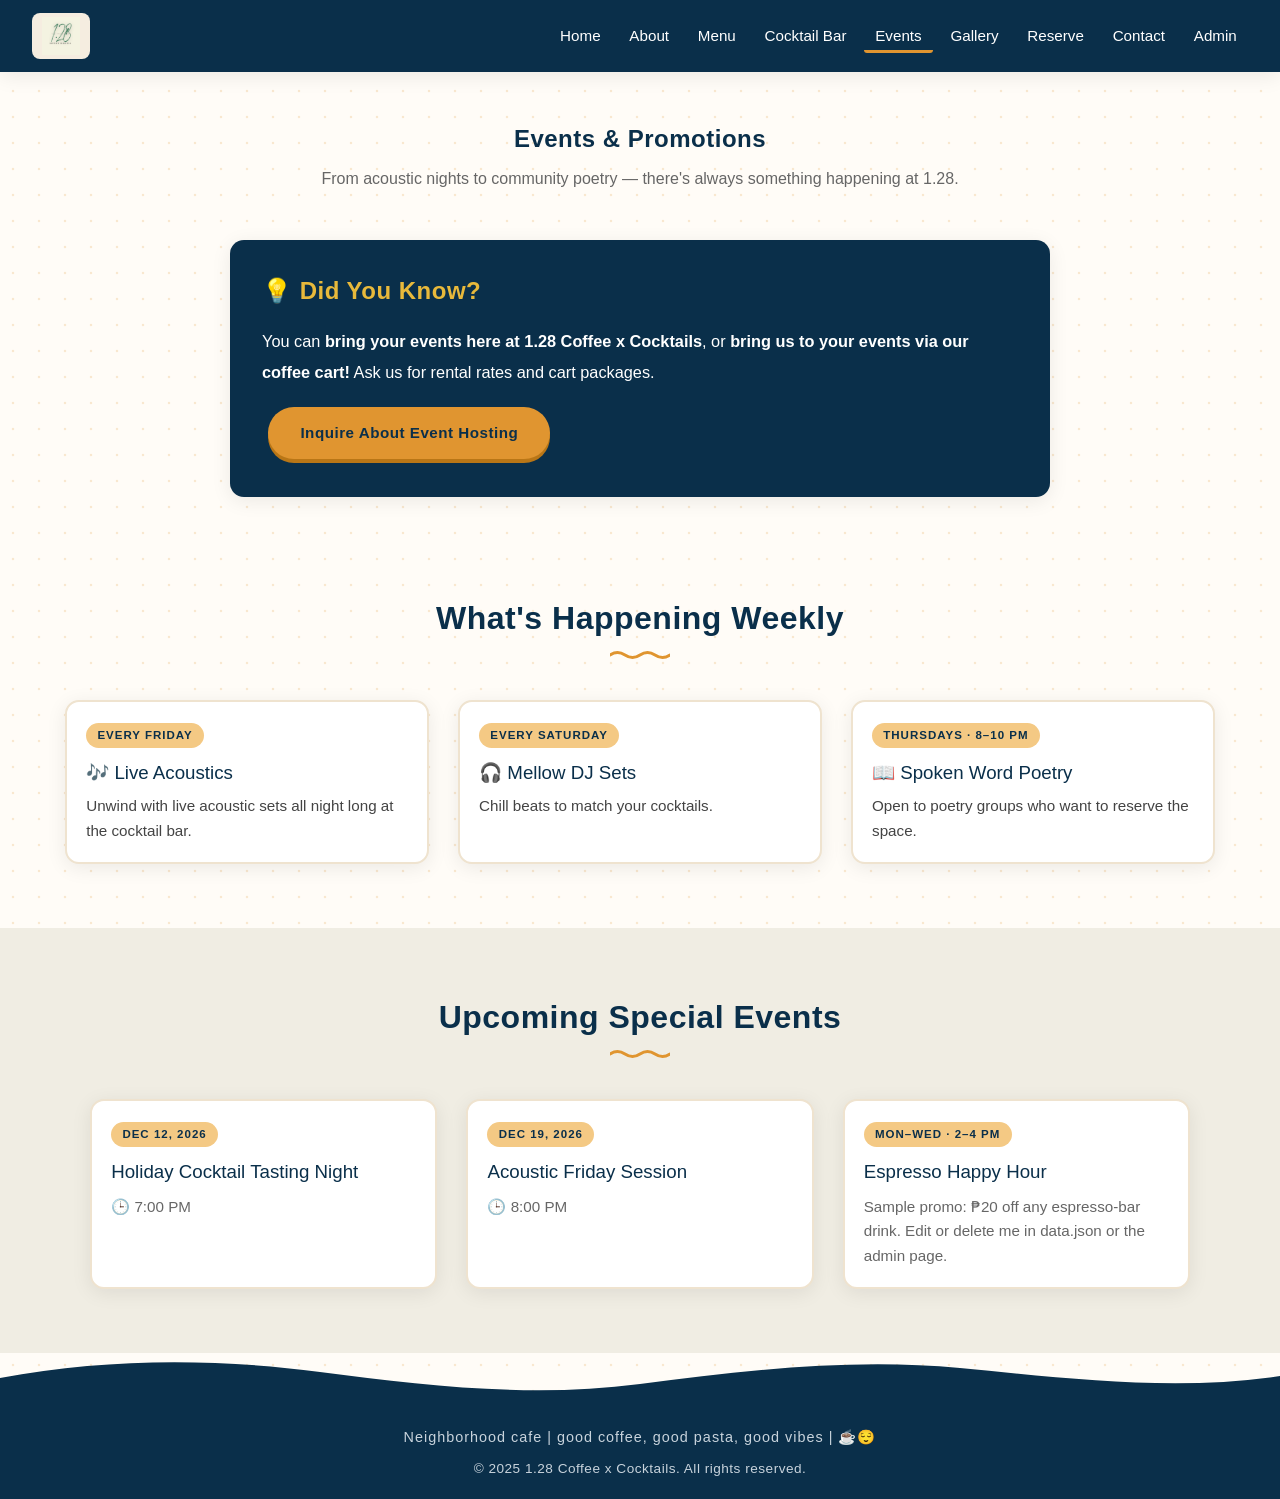
<file: events.html>
<!DOCTYPE html>
<html lang="en">
<head>
  <meta charset="UTF-8" />
  <meta name="viewport" content="width=device-width, initial-scale=1.0" />
  <title>Events | 1.28 Coffee x Cocktails</title>
  <link rel="stylesheet" href="css/style.css" />
</head>
<body>
  <header>
    <nav class="navbar">
      <a href="index.html" class="logo">
        <img src="assets/logo.jpg" alt="1.28 Coffee x Cocktails" />
      </a>
      <ul class="nav-links">
        <li><a href="index.html">Home</a></li>
        <li><a href="about.html">About</a></li>
        <li><a href="menu.html">Menu</a></li>
        <li><a href="cocktail-bar.html">Cocktail Bar</a></li>
        <li><a href="events.html" class="active">Events</a></li>
        <li><a href="gallery.html">Gallery</a></li>
        <li><a href="reservation.html">Reserve</a></li>
        <li><a href="contact.html">Contact</a></li>
        <li><a href="admin.html">Admin</a></li>
      </ul>
      <div class="hamburger" onclick="toggleMenu()">☰</div>
    </nav>
  </header>

  <section style="text-align:center; padding:3rem 1rem 1rem;">
    <h1 style="color:var(--navy); font-weight:300; letter-spacing:2px; font-style:italic;">
      Events & Promotions
    </h1>
    <p style="color:#666; margin-top:0.5rem; max-width:640px; margin-left:auto; margin-right:auto;">
      From acoustic nights to community poetry — there's always something happening at 1.28.
    </p>
  </section>

  <!-- FIXED STYLING HERE -->
  <section style="max-width:820px; margin:2rem auto; padding:2rem;
                  background:var(--navy); color:white; border-radius:14px; box-shadow:var(--shadow);">
    <h2 style="color:#E8B93B; font-weight:300; letter-spacing:2px; font-style:italic; margin-bottom:1rem;">
      💡 Did You Know?
    </h2>
    <p style="line-height:1.9; font-size:1.02rem; color:white;">
      You can <strong>bring your events here at 1.28 Coffee x Cocktails</strong>, or
      <strong>bring us to your events via our coffee cart!</strong>
      Ask us for rental rates and cart packages.
    </p>
    <a href="contact.html" class="btn-primary" style="margin-top:1.2rem; display:inline-block;">
      Inquire About Event Hosting
    </a>
  </section>

  <section class="featured">
    <h2>What's Happening Weekly</h2>
    <div class="featured-grid">
      <div class="card"><div class="card-body">
        <span class="tag">Every Friday</span>
        <h3>🎶 Live Acoustics</h3>
        <p>Unwind with live acoustic sets all night long at the cocktail bar.</p>
      </div></div>
      <div class="card"><div class="card-body">
        <span class="tag">Every Saturday</span>
        <h3>🎧 Mellow DJ Sets</h3>
        <p>Chill beats to match your cocktails.</p>
      </div></div>
      <div class="card"><div class="card-body">
        <span class="tag">Thursdays · 8–10 PM</span>
        <h3>📖 Spoken Word Poetry</h3>
        <p>Open to poetry groups who want to reserve the space.</p>
      </div></div>
    </div>
  </section>

  <section class="featured" style="background:#F0EDE3;">
    <h2>Upcoming Special Events</h2>
    <div id="eventsContainer" style="max-width:1100px; margin:2rem auto 0;"></div>
  </section>

  <footer>
    <p style="color:var(--neon); letter-spacing:1px; font-size:0.9rem; margin-bottom:0.6rem;">
      Neighborhood cafe&nbsp;|&nbsp;good coffee, good pasta, good vibes&nbsp;|&nbsp;☕😌
    </p>
    <p>&copy; 2025 1.28 Coffee x Cocktails. All rights reserved.</p>
  </footer>

  <script src="js/script.js"></script>
  <script src="js/menu.js"></script>
</body>
</html>
</file>
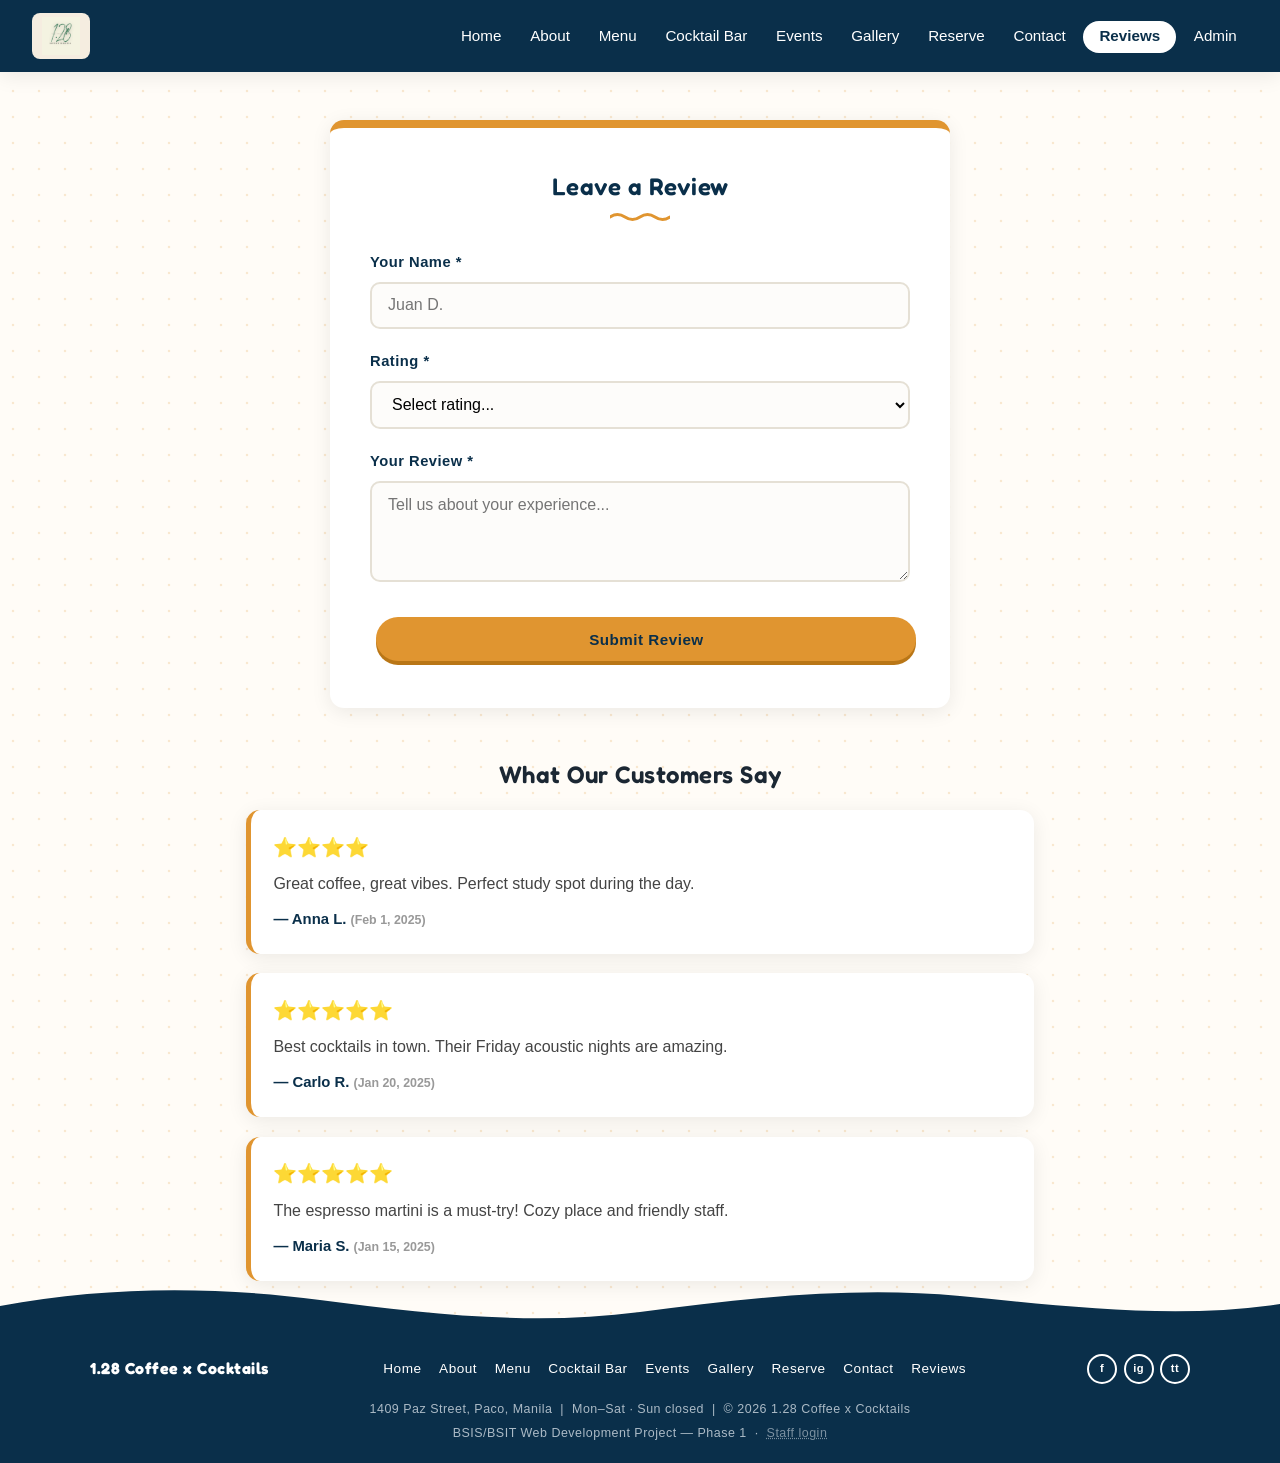
<file: feedback.html>
<!DOCTYPE html>
<html lang="en">
<head>
  <meta charset="UTF-8" />
  <meta name="viewport" content="width=device-width, initial-scale=1.0" />
  <title>Reviews | 1.28 Coffee x Cocktails</title>
  <link rel="preconnect" href="https://fonts.googleapis.com" />
  <link rel="preconnect" href="https://fonts.gstatic.com" crossorigin />
  <link href="https://fonts.googleapis.com/css2?family=Caveat:wght@600;700&family=Fredoka:wght@400;500;600;700&display=swap" rel="stylesheet" />
  <link rel="stylesheet" href="css/style.css" />
</head>
<body>
  <header>
    <nav class="navbar">
      <a href="index.html" class="logo">
        <img src="assets/logo.jpg" alt="1.28 Coffee x Cocktails" />
      </a>
      <ul class="nav-links">
        <li><a href="index.html">Home</a></li>
        <li><a href="about.html">About</a></li>
        <li><a href="menu.html">Menu</a></li>
        <li><a href="cocktail-bar.html">Cocktail Bar</a></li>
        <li><a href="events.html">Events</a></li>
        <li><a href="gallery.html">Gallery</a></li>
        <li><a href="reservation.html">Reserve</a></li>
        <li><a href="contact.html">Contact</a></li>
        <li><a href="feedback.html" class="nav-reviews active">Reviews</a></li>
        <li><a href="admin.html">Admin</a></li>
      </ul>
      <div class="hamburger" onclick="toggleMenu()">☰</div>
    </nav>
  </header>

  <div class="form-container">
    <h2>Leave a Review</h2>
    <div class="success-msg" id="feedbackSuccess">✅ Thank you! Your review has been posted.</div>

    <form id="feedbackForm" novalidate>
      <div class="form-group">
        <label for="reviewerName">Your Name *</label>
        <input type="text" id="reviewerName" placeholder="Juan D." />
        <div class="error">Please enter your name.</div>
      </div>

      <div class="form-group">
        <label for="rating">Rating *</label>
        <select id="rating">
          <option value="">Select rating...</option>
          <option value="5">⭐⭐⭐⭐⭐ Excellent</option>
          <option value="4">⭐⭐⭐⭐ Very Good</option>
          <option value="3">⭐⭐⭐ Good</option>
          <option value="2">⭐⭐ Fair</option>
          <option value="1">⭐ Poor</option>
        </select>
        <div class="error">Please select a rating.</div>
      </div>

      <div class="form-group">
        <label for="reviewText">Your Review *</label>
        <textarea id="reviewText" rows="4" placeholder="Tell us about your experience..."></textarea>
        <div class="error">Please write at least 10 characters.</div>
      </div>

      <button type="submit" class="btn-primary" style="width:100%;">Submit Review</button>
    </form>
  </div>

  <section class="reviews-list" id="reviewsList"></section>

  <footer>
    <div class="footer-main">
      <span class="footer-brand">1.28 Coffee x Cocktails</span>
      <nav class="footer-links">
        <a href="index.html">Home</a><a href="about.html">About</a><a href="menu.html">Menu</a><a href="cocktail-bar.html">Cocktail Bar</a><a href="events.html">Events</a><a href="gallery.html">Gallery</a><a href="reservation.html">Reserve</a><a href="contact.html">Contact</a><a href="feedback.html">Reviews</a>
      </nav>
      <div class="footer-social">
        <a href="https://www.facebook.com/p/128-coffee-x-cocktails-61559995893863/" target="_blank" aria-label="Facebook">f</a><a href="https://www.instagram.com/1.28coffeexcocktails" target="_blank" aria-label="Instagram">ig</a><a href="https://www.tiktok.com/@1.28coffeexcocktails" target="_blank" aria-label="TikTok">tt</a>
      </div>
    </div>
    <p class="footer-bottom">1409 Paz Street, Paco, Manila &nbsp;|&nbsp; Mon&ndash;Sat &middot; Sun closed &nbsp;|&nbsp; &copy; 2026 1.28 Coffee x Cocktails</p>
    <p class="footer-bottom">BSIS/BSIT Web Development Project &mdash; Phase 1 &nbsp;&middot;&nbsp; <a class="staff-link" href="admin.html">Staff login</a></p>
  </footer>

  <script src="js/script.js"></script>
  <script src="js/feedback.js"></script>
</body>
</html>
</file>
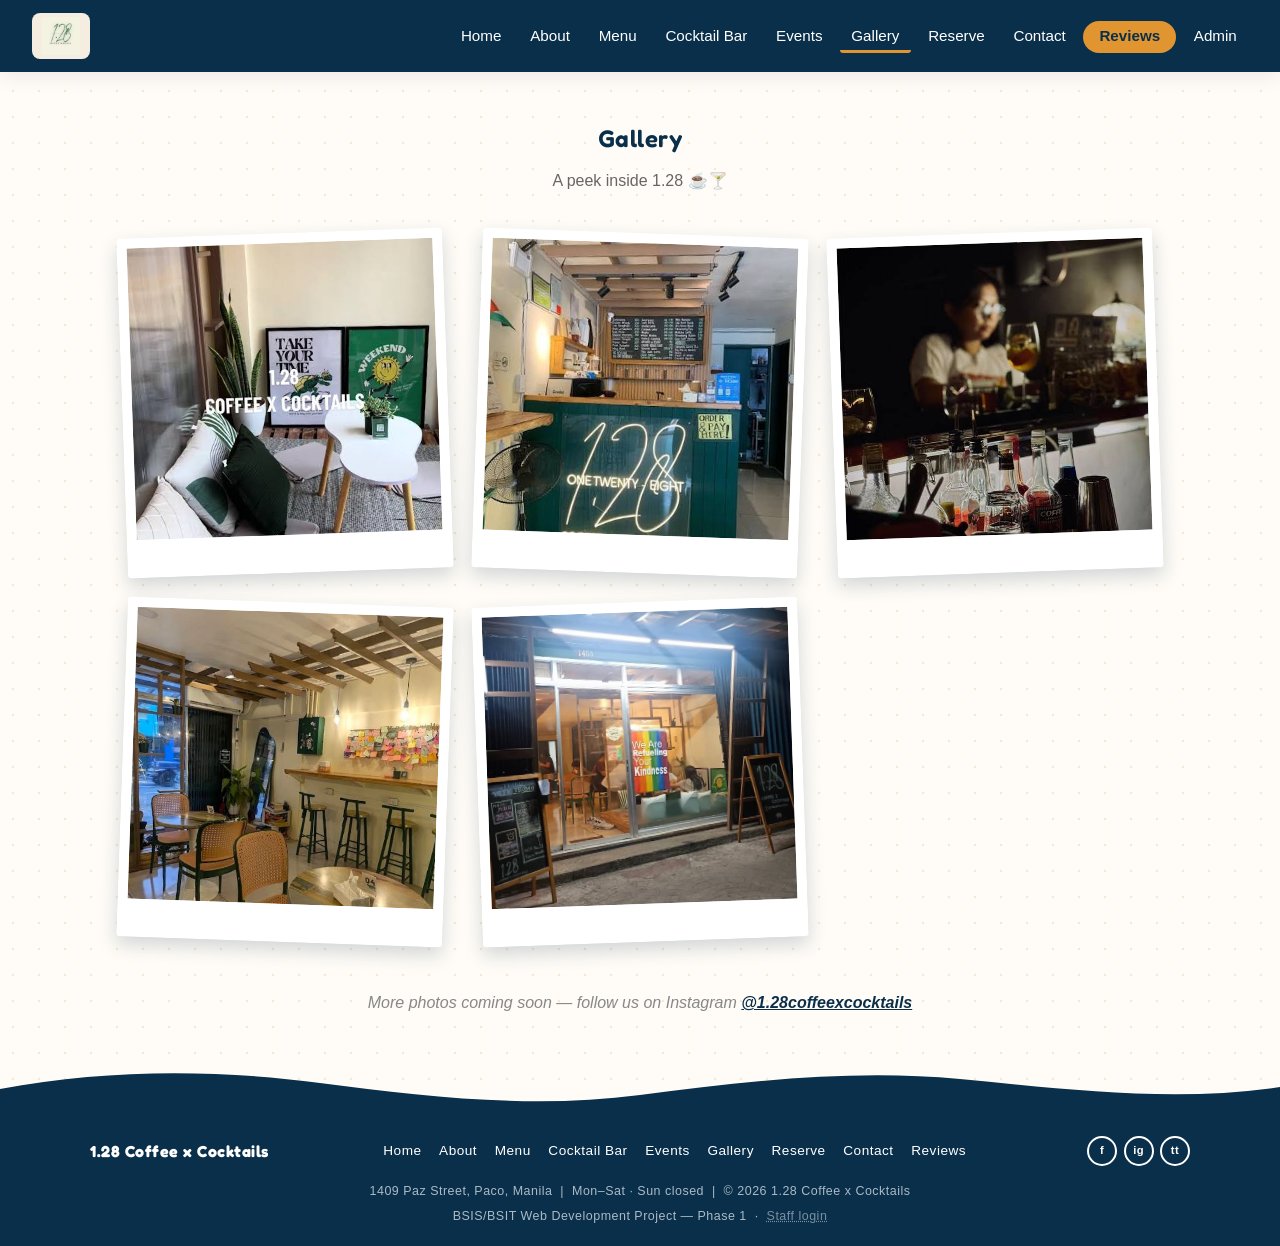
<file: gallery.html>
<!DOCTYPE html>
<html lang="en">
<head>
  <meta charset="UTF-8" />
  <meta name="viewport" content="width=device-width, initial-scale=1.0" />
  <title>Gallery | 1.28 Coffee x Cocktails</title>
  <link rel="preconnect" href="https://fonts.googleapis.com" />
  <link rel="preconnect" href="https://fonts.gstatic.com" crossorigin />
  <link href="https://fonts.googleapis.com/css2?family=Caveat:wght@600;700&family=Fredoka:wght@400;500;600;700&display=swap" rel="stylesheet" />
  <link rel="stylesheet" href="css/style.css" />
</head>
<body>
  <header>
    <nav class="navbar">
      <a href="index.html" class="logo">
        <img src="assets/logo.jpg" alt="1.28 Coffee x Cocktails" />
      </a>
      <ul class="nav-links">
        <li><a href="index.html">Home</a></li>
        <li><a href="about.html">About</a></li>
        <li><a href="menu.html">Menu</a></li>
        <li><a href="cocktail-bar.html">Cocktail Bar</a></li>
        <li><a href="events.html">Events</a></li>
        <li><a href="gallery.html" class="active">Gallery</a></li>
        <li><a href="reservation.html">Reserve</a></li>
        <li><a href="contact.html">Contact</a></li>
        <li><a href="feedback.html" class="nav-reviews">Reviews</a></li>
        <li><a href="admin.html">Admin</a></li>
      </ul>
      <div class="hamburger" onclick="toggleMenu()">☰</div>
    </nav>
  </header>

  <section style="padding:3rem 2rem; max-width:1100px; margin:0 auto;">
    <h1 style="color:var(--navy); font-weight:300; letter-spacing:2px; font-style:italic; text-align:center;">
      Gallery
    </h1>
    <p style="text-align:center; color:#666; margin-top:0.6rem;">A peek inside 1.28 ☕🍸</p>

    <div class="featured-grid polaroids" style="margin-top:2.5rem;">
      <img src="assets/greeninterior.jpg" alt="Green wall interior"
           style="width:100%; height:300px; object-fit:cover; border-radius:14px;">
      <img src="assets/greencounter.jpg" alt="Counter with We Are Open sign"
           style="width:100%; height:300px; object-fit:cover; border-radius:14px;">
      <img src="assets/cocktailbar.jpg" alt="Cocktail bar in action"
           style="width:100%; height:300px; object-fit:cover; border-radius:14px;">
      <img src="assets/cafebooth.jpg" alt="Café booths and wood ceiling"
           style="width:100%; height:300px; object-fit:cover; border-radius:14px;">
      <img src="assets/storefront.jpg" alt="Storefront at 1409 Paz Street"
           style="width:100%; height:300px; object-fit:cover; border-radius:14px;">
    </div>

    <p style="text-align:center; color:#888; margin-top:3rem; font-style:italic;">
      More photos coming soon — follow us on Instagram
      <a href="https://www.instagram.com/1.28coffeexcocktails" target="_blank"
         style="color:var(--navy); font-weight:600;">@1.28coffeexcocktails</a>
    </p>
  </section>

  <footer>
    <div class="footer-main">
      <span class="footer-brand">1.28 Coffee x Cocktails</span>
      <nav class="footer-links">
        <a href="index.html">Home</a><a href="about.html">About</a><a href="menu.html">Menu</a><a href="cocktail-bar.html">Cocktail Bar</a><a href="events.html">Events</a><a href="gallery.html">Gallery</a><a href="reservation.html">Reserve</a><a href="contact.html">Contact</a><a href="feedback.html">Reviews</a>
      </nav>
      <div class="footer-social">
        <a href="https://www.facebook.com/p/128-coffee-x-cocktails-61559995893863/" target="_blank" aria-label="Facebook">f</a><a href="https://www.instagram.com/1.28coffeexcocktails" target="_blank" aria-label="Instagram">ig</a><a href="https://www.tiktok.com/@1.28coffeexcocktails" target="_blank" aria-label="TikTok">tt</a>
      </div>
    </div>
    <p class="footer-bottom">1409 Paz Street, Paco, Manila &nbsp;|&nbsp; Mon&ndash;Sat &middot; Sun closed &nbsp;|&nbsp; &copy; 2026 1.28 Coffee x Cocktails</p>
    <p class="footer-bottom">BSIS/BSIT Web Development Project &mdash; Phase 1 &nbsp;&middot;&nbsp; <a class="staff-link" href="admin.html">Staff login</a></p>
  </footer>

  <script src="js/script.js"></script>
</body>
</html>
</file>
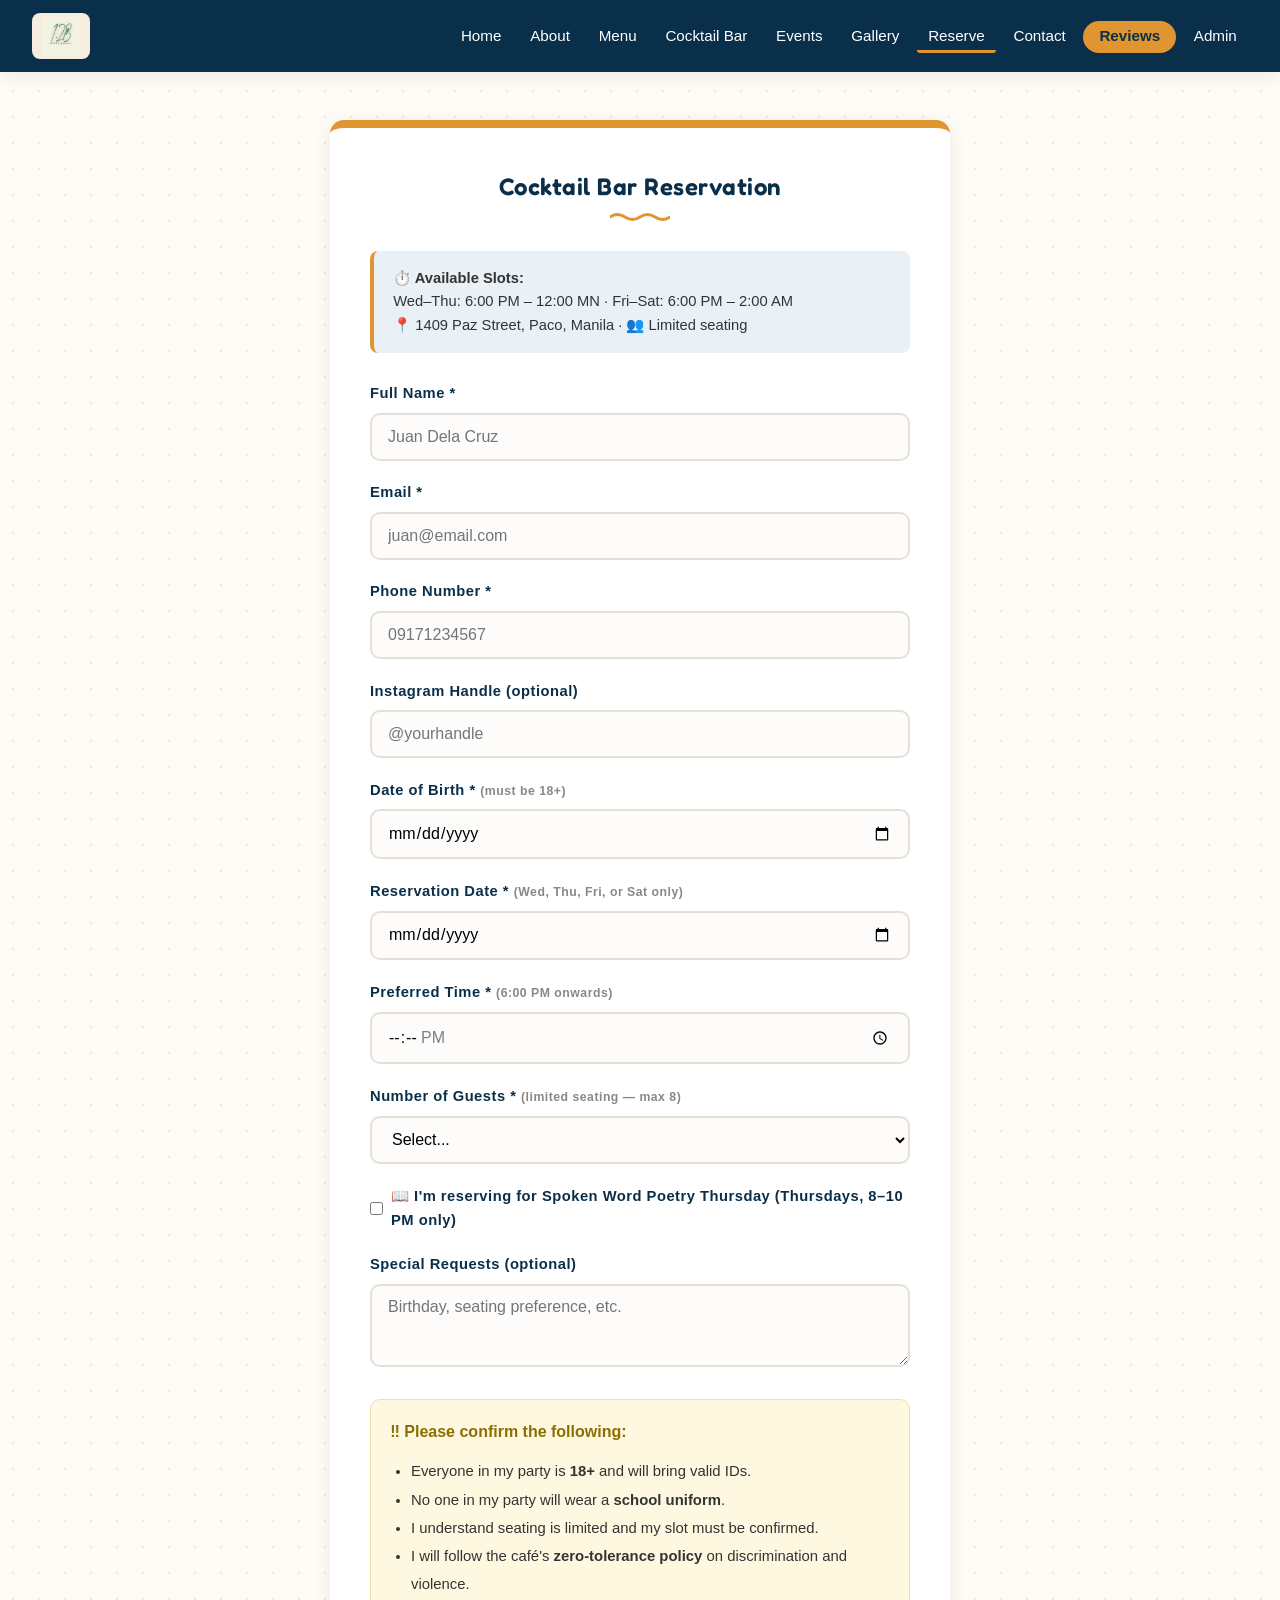
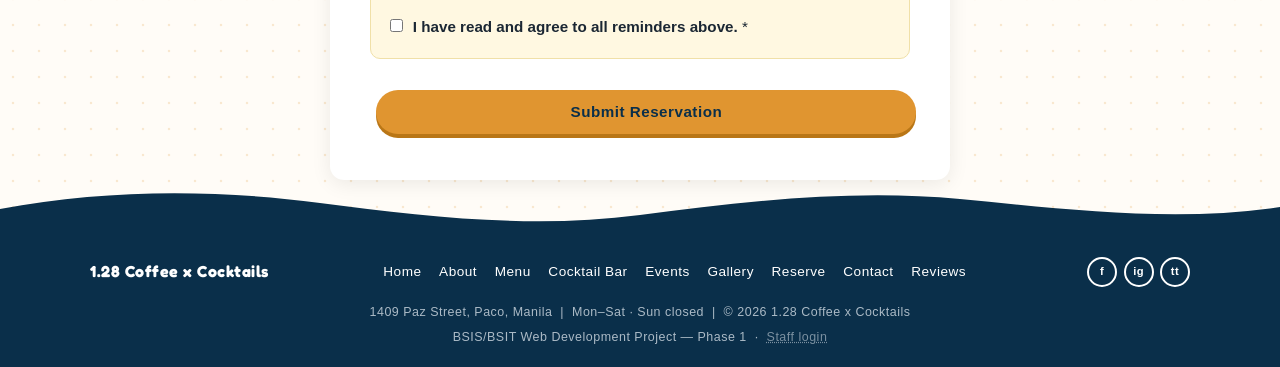
<file: reservation.html>
<!DOCTYPE html>
<html lang="en">
<head>
  <meta charset="UTF-8" />
  <meta name="viewport" content="width=device-width, initial-scale=1.0" />
  <title>Cocktail Reservation | 1.28 Coffee x Cocktails</title>
  <link rel="preconnect" href="https://fonts.googleapis.com" />
  <link rel="preconnect" href="https://fonts.gstatic.com" crossorigin />
  <link href="https://fonts.googleapis.com/css2?family=Caveat:wght@600;700&family=Fredoka:wght@400;500;600;700&display=swap" rel="stylesheet" />
  <link rel="stylesheet" href="css/style.css" />
</head>
<body>
  <header>
    <nav class="navbar">
      <a href="index.html" class="logo">
        <img src="assets/logo.jpg" alt="1.28 Coffee x Cocktails" />
      </a>
      <ul class="nav-links">
        <li><a href="index.html">Home</a></li>
        <li><a href="about.html">About</a></li>
        <li><a href="menu.html">Menu</a></li>
        <li><a href="cocktail-bar.html">Cocktail Bar</a></li>
        <li><a href="events.html">Events</a></li>
        <li><a href="gallery.html">Gallery</a></li>
        <li><a href="reservation.html" class="active">Reserve</a></li>
        <li><a href="contact.html">Contact</a></li>
        <li><a href="feedback.html" class="nav-reviews">Reviews</a></li>
        <li><a href="admin.html">Admin</a></li>
      </ul>
      <div class="hamburger" onclick="toggleMenu()">☰</div>
    </nav>
  </header>

  <div class="form-container">
    <h2>Cocktail Bar Reservation</h2>

    <div style="background:#EAF1F6; border-left:4px solid var(--amber); padding:1rem 1.2rem;
                border-radius:8px; margin-bottom:1.8rem; font-size:0.92rem; color:#333;">
      <strong>⏱️ Available Slots:</strong><br>
      Wed–Thu: 6:00 PM – 12:00 MN · Fri–Sat: 6:00 PM – 2:00 AM<br>
      <strong>📍</strong> 1409 Paz Street, Paco, Manila · <strong>👥</strong> Limited seating
    </div>

    <div class="success-msg" id="successMsg">
      ✅ Reservation received! We'll confirm via email or IG within 24 hours.
    </div>

    <form id="reservationForm" novalidate>
      <div class="form-group">
        <label for="fullName">Full Name *</label>
        <input type="text" id="fullName" placeholder="Juan Dela Cruz" />
        <div class="error">Please enter your full name.</div>
      </div>

      <div class="form-group">
        <label for="email">Email *</label>
        <input type="email" id="email" placeholder="juan@email.com" />
        <div class="error">Please enter a valid email.</div>
      </div>

      <div class="form-group">
        <label for="phone">Phone Number *</label>
        <input type="tel" id="phone" placeholder="09171234567" />
        <div class="error">Please enter a valid phone (10–13 digits).</div>
      </div>

      <div class="form-group">
        <label for="instagram">Instagram Handle (optional)</label>
        <input type="text" id="instagram" placeholder="@yourhandle" />
      </div>

      <div class="form-group">
        <label for="birthdate">Date of Birth * <small style="color:#888;">(must be 18+)</small></label>
        <input type="date" id="birthdate" />
        <div class="error">You must be at least 18 years old to reserve the cocktail bar.</div>
      </div>

      <div class="form-group">
        <label for="date">Reservation Date * <small style="color:#888;">(Wed, Thu, Fri, or Sat only)</small></label>
        <input type="date" id="date" />
        <div class="error">Cocktail bar is only open Wed, Thu, Fri, and Sat.</div>
      </div>

      <div class="form-group">
        <label for="time">Preferred Time * <small style="color:#888;">(6:00 PM onwards)</small></label>
        <input type="time" id="time" min="18:00" max="23:59" />
        <div class="error">Reservations start at 6:00 PM.</div>
      </div>

      <div class="form-group">
        <label for="guests">Number of Guests * <small style="color:#888;">(limited seating — max 8)</small></label>
        <select id="guests">
          <option value="">Select...</option>
          <option value="1">1</option>
          <option value="2">2</option>
          <option value="3">3</option>
          <option value="4">4</option>
          <option value="5">5</option>
          <option value="6">6</option>
          <option value="7">7</option>
          <option value="8">8</option>
        </select>
        <div class="error">Please select number of guests (max 8).</div>
      </div>

      <div class="form-group">
        <label style="display:flex; align-items:center; gap:0.5rem; cursor:pointer;">
          <input type="checkbox" id="poetry" style="width:auto;" />
          <span>📖 I'm reserving for <strong>Spoken Word Poetry Thursday</strong> (Thursdays, 8–10 PM only)</span>
        </label>
      </div>

      <div class="form-group">
        <label for="notes">Special Requests (optional)</label>
        <textarea id="notes" rows="3" placeholder="Birthday, seating preference, etc."></textarea>
      </div>

      <div style="background:#FFF8E1; border:1px solid #F0E0A8; padding:1.2rem; border-radius:10px; margin:1.5rem 0;">
        <strong style="color:#8B6F00;">‼️ Please confirm the following:</strong>
        <ul style="padding-left:1.3rem; margin-top:0.8rem; line-height:1.9; color:#333; font-size:0.93rem;">
          <li>Everyone in my party is <strong>18+</strong> and will bring valid IDs.</li>
          <li>No one in my party will wear a <strong>school uniform</strong>.</li>
          <li>I understand seating is limited and my slot must be confirmed.</li>
          <li>I will follow the café's <strong>zero-tolerance policy</strong> on discrimination and violence.</li>
        </ul>
        <label style="display:flex; align-items:flex-start; gap:0.6rem; margin-top:1rem; cursor:pointer; font-size:0.95rem;">
          <input type="checkbox" id="agree" style="width:auto; margin-top:4px;" />
          <span><strong>I have read and agree to all reminders above.</strong> *</span>
        </label>
        <div class="error" id="agreeError" style="display:none;">You must agree to the reminders to proceed.</div>
      </div>

      <button type="submit" class="btn-primary" style="width:100%;">Submit Reservation</button>
    </form>
  </div>

  <footer>
    <div class="footer-main">
      <span class="footer-brand">1.28 Coffee x Cocktails</span>
      <nav class="footer-links">
        <a href="index.html">Home</a><a href="about.html">About</a><a href="menu.html">Menu</a><a href="cocktail-bar.html">Cocktail Bar</a><a href="events.html">Events</a><a href="gallery.html">Gallery</a><a href="reservation.html">Reserve</a><a href="contact.html">Contact</a><a href="feedback.html">Reviews</a>
      </nav>
      <div class="footer-social">
        <a href="https://www.facebook.com/p/128-coffee-x-cocktails-61559995893863/" target="_blank" aria-label="Facebook">f</a><a href="https://www.instagram.com/1.28coffeexcocktails" target="_blank" aria-label="Instagram">ig</a><a href="https://www.tiktok.com/@1.28coffeexcocktails" target="_blank" aria-label="TikTok">tt</a>
      </div>
    </div>
    <p class="footer-bottom">1409 Paz Street, Paco, Manila &nbsp;|&nbsp; Mon&ndash;Sat &middot; Sun closed &nbsp;|&nbsp; &copy; 2026 1.28 Coffee x Cocktails</p>
    <p class="footer-bottom">BSIS/BSIT Web Development Project &mdash; Phase 1 &nbsp;&middot;&nbsp; <a class="staff-link" href="admin.html">Staff login</a></p>
  </footer>

  <script src="js/script.js"></script>
  <script src="js/reservation.js"></script>
</body>
</html>
</file>
<file: css/style.css>
/* ============================
   1.28 COFFEE x COCKTAILS
   Main Stylesheet — Brand Matched
   ============================ */

* {
  margin: 0;
  padding: 0;
  box-sizing: border-box;
  font-family: 'Segoe UI', Tahoma, sans-serif;
}

html { scroll-behavior: smooth; }

:root {
  --navy: #0A2F4A;
  --navy-dark: #061F33;
  --blue-mid: #1F5577;
  --amber: #E09530;
  --amber-dark: #B97616;
  --amber-soft: #F4C984;
  --cream: #F5EDE0;
  --text-dark: #1B2733;
  --text-light: #FAFAFA;
  --shadow: 0 4px 20px rgba(0,0,0,0.08);
  --radius: 14px;
  --peach: #FFD9A8;
  --sky: #8EC5E6;
  --font-head: 'Fredoka', 'Trebuchet MS', 'Segoe UI', sans-serif;
  --font-script: 'Caveat', 'Segoe Print', cursive;
}

body {
  background-color: var(--cream);
  color: var(--text-dark);
  line-height: 1.6;
}

/* ---------- NAVBAR ---------- */
.navbar {
  display: flex;
  justify-content: space-between;
  align-items: center;
  background-color: var(--navy);
  padding: 1rem 2rem;
  position: sticky;
  top: 0;
  z-index: 1000;
  box-shadow: var(--shadow);
}

.logo {
  display: flex;
  align-items: center;
  text-decoration: none;
  cursor: pointer;
}

.logo img {
  height: 46px;
  width: auto;
  object-fit: contain;
  display: block;
  background: var(--cream);
  padding: 4px 10px;
  border-radius: 8px;
}

.nav-links {
  display: flex;
  list-style: none;
  gap: 0.4rem;
}

.nav-links a {
  color: var(--cream);
  text-decoration: none;
  font-weight: 500;
  padding: 0.45rem 0.9rem;
  border-radius: 30px;
  font-size: 0.95rem;
  transition: all 0.25s ease;
}

.nav-links a:hover,
.nav-links a.active {
  background-color: var(--amber);
  color: white;
}

.hamburger {
  display: none;
  font-size: 1.8rem;
  color: var(--cream);
  cursor: pointer;
}

/* ---------- HERO ---------- */
.hero {
  background: linear-gradient(rgba(10,47,74,0.6), rgba(6,31,51,0.75)),
              url('../assets/interior-1.jpg') center/cover no-repeat;
  height: 88vh;
  display: flex;
  align-items: center;
  justify-content: center;
  text-align: center;
  color: var(--cream);
  padding: 2rem;
}

.hero h1 {
  font-size: 3.5rem;
  font-weight: 300;
  letter-spacing: 3px;
  margin-bottom: 1rem;
  color: var(--amber-soft);
  font-style: italic;
}

.hero p {
  font-size: 1.15rem;
  max-width: 600px;
  margin: 0 auto 2rem;
  opacity: 0.95;
}

.btn-primary,
.btn-secondary {
  display: inline-block;
  padding: 0.85rem 2rem;
  margin: 0.4rem;
  border-radius: 30px;
  text-decoration: none;
  font-weight: 600;
  transition: transform 0.2s ease, background 0.2s ease;
  cursor: pointer;
  border: none;
  font-size: 0.95rem;
  letter-spacing: 0.5px;
}

.btn-primary {
  background-color: var(--amber);
  color: white;
}

.btn-primary:hover {
  background-color: var(--navy);
  transform: translateY(-2px);
}

.btn-secondary {
  background-color: transparent;
  color: var(--cream);
  border: 2px solid var(--cream);
}

.btn-secondary:hover {
  background: var(--cream);
  color: var(--navy);
}

/* ---------- HOURS BANNER ---------- */
.hours-banner {
  text-align: center;
  padding: 4rem 1rem;
  background-color: var(--navy);
  color: var(--cream);
}

.hours-banner h2 {
  color: var(--amber-soft);
  margin-bottom: 1.8rem;
  font-weight: 300;
  letter-spacing: 2px;
  font-style: italic;
}

.hours-grid {
  display: flex;
  justify-content: center;
  gap: 1.5rem;
  flex-wrap: wrap;
}

.hour-card {
  background-color: rgba(247,243,234,0.08);
  border: 1px solid rgba(247,243,234,0.25);
  padding: 1.5rem 2.2rem;
  border-radius: var(--radius);
  min-width: 220px;
}

.hour-card h3 {
  color: var(--amber-soft);
  margin-bottom: 0.5rem;
  font-weight: 400;
  letter-spacing: 1px;
}

.note {
  margin-top: 1.5rem;
  font-style: italic;
  opacity: 0.75;
}

/* ---------- FEATURED / CARDS ---------- */
.featured, .promo-preview {
  padding: 4rem 2rem;
  text-align: center;
}

.featured h2, .promo-preview h2 {
  color: var(--navy);
  margin-bottom: 2.5rem;
  font-size: 2rem;
  font-weight: 300;
  letter-spacing: 2px;
  font-style: italic;
}

.featured-grid, .promo-grid {
  display: grid;
  grid-template-columns: repeat(auto-fit, minmax(250px, 1fr));
  gap: 1.8rem;
  max-width: 1150px;
  margin: 0 auto;
  align-items: stretch;
}

.card {
  background: white;
  border-radius: var(--radius);
  overflow: hidden;
  box-shadow: var(--shadow);
  transition: transform 0.3s ease;
  text-align: left;
}

.card:hover { transform: translateY(-6px); }

.card img {
  background: var(--cream);
  width: 100%;
  height: 200px;
  object-fit: cover;
  display: block;
}

.card-body { padding: 1.2rem; }

.card-body h3 {
  color: var(--navy);
  margin-bottom: 0.4rem;
  font-weight: 500;
}

.card-body p {
  color: #444;
  font-size: 0.95rem;
}

.card-body .price {
  color: var(--amber);
  font-weight: bold;
  font-size: 1.1rem;
  margin-top: 0.5rem;
}

.card-body .tag {
  display: inline-block;
  background: var(--amber-soft);
  color: var(--navy);
  font-size: 0.72rem;
  padding: 0.22rem 0.7rem;
  border-radius: 20px;
  margin-bottom: 0.6rem;
  text-transform: uppercase;
  letter-spacing: 1px;
  font-weight: 600;
}

/* ---------- CTA / SOCIAL ---------- */
.cta {
  background-color: var(--navy-dark);
  color: var(--cream);
  text-align: center;
  padding: 4rem 2rem;
}

.cta h2 {
  color: var(--amber-soft);
  margin-bottom: 1.5rem;
  font-weight: 300;
  letter-spacing: 2px;
  font-style: italic;
}

.social-links {
  display: flex;
  justify-content: center;
  gap: 1.8rem;
  margin-bottom: 1.8rem;
  flex-wrap: wrap;
}

.social-links a {
  color: var(--amber-soft);
  text-decoration: none;
  font-weight: 500;
  letter-spacing: 1px;
  border-bottom: 1px solid transparent;
  padding-bottom: 2px;
  transition: border-color 0.25s;
}

.social-links a:hover { border-color: var(--amber); }

/* ---------- FOOTER ---------- */
footer {
  background-color: #0A2F4A;
  color: #C8D3DC;
  text-align: center;
  padding: 1.8rem;
  font-size: 0.88rem;
  letter-spacing: 0.5px;
}

/* ---------- FORMS ---------- */
.form-container {
  max-width: 620px;
  margin: 3rem auto;
  background: white;
  padding: 2.5rem;
  border-radius: var(--radius);
  box-shadow: var(--shadow);
}

.form-container h2 {
  color: var(--navy);
  margin-bottom: 1.8rem;
  text-align: center;
  font-weight: 300;
  letter-spacing: 2px;
  font-style: italic;
}

.form-group { margin-bottom: 1.3rem; }

.form-group label {
  display: block;
  margin-bottom: 0.45rem;
  font-weight: 600;
  color: var(--navy);
  font-size: 0.92rem;
  letter-spacing: 0.5px;
}

.form-group input,
.form-group select,
.form-group textarea {
  width: 100%;
  padding: 0.8rem 1rem;
  border: 2px solid #E5E0D5;
  border-radius: 10px;
  font-size: 1rem;
  background: #FDFCFA;
  transition: border-color 0.25s;
  font-family: inherit;
}

.form-group input:focus,
.form-group select:focus,
.form-group textarea:focus {
  outline: none;
  border-color: var(--amber);
}

.form-group .error {
  color: #C0392B;
  font-size: 0.83rem;
  margin-top: 0.35rem;
  display: none;
}

.form-group.invalid input,
.form-group.invalid select,
.form-group.invalid textarea {
  border-color: #C0392B;
}

.form-group.invalid .error { display: block; }

.success-msg {
  background: #E6EEF4;
  color: #0A2F4A;
  padding: 1rem;
  border-radius: 10px;
  margin-bottom: 1.2rem;
  display: none;
  text-align: center;
  font-weight: 500;
}

/* ---------- MENU ---------- */
.menu-controls {
  display: flex;
  flex-wrap: wrap;
  gap: 1rem;
  justify-content: center;
  padding: 2rem 1rem;
}

.menu-controls input,
.menu-controls select {
  padding: 0.8rem 1.2rem;
  border-radius: 30px;
  border: 2px solid #E5E0D5;
  font-size: 1rem;
  min-width: 230px;
  background: white;
  font-family: inherit;
}

.menu-controls input:focus,
.menu-controls select:focus {
  outline: none;
  border-color: var(--amber);
}

.menu-grid {
  display: grid;
  grid-template-columns: repeat(auto-fit, minmax(250px, 1fr));
  gap: 1.8rem;
  padding: 1rem 2rem 4rem;
  max-width: 1200px;
  margin: 0 auto;
}

/* ---------- REVIEWS ---------- */
.reviews-list {
  max-width: 820px;
  margin: 2rem auto;
  padding: 0 1rem;
}

.review-card {
  background: white;
  padding: 1.4rem;
  border-radius: var(--radius);
  box-shadow: var(--shadow);
  margin-bottom: 1.2rem;
  border-left: 5px solid var(--amber);
}

.review-card .stars { color: #E8B93B; font-size: 1.2rem; }
.review-card p { margin-top: 0.5rem; color: #444; }
.review-card .reviewer {
  font-weight: bold;
  color: var(--navy);
  margin-top: 0.7rem;
  font-size: 0.93rem;
}

/* ---------- ADMIN ---------- */
.admin-container {
  max-width: 1150px;
  margin: 2rem auto;
  padding: 1rem;
}

.admin-tabs {
  display: flex;
  flex-wrap: wrap;
  gap: 0.6rem;
  margin-bottom: 1.8rem;
  justify-content: center;
}

.admin-tabs button {
  padding: 0.65rem 1.3rem;
  border: none;
  background: #E8E3D8;
  color: var(--navy);
  border-radius: 30px;
  cursor: pointer;
  font-weight: 600;
  font-size: 0.9rem;
  transition: 0.25s;
  font-family: inherit;
}

.admin-tabs button.active,
.admin-tabs button:hover {
  background: var(--navy);
  color: var(--cream);
}

.admin-panel {
  display: none;
  background: white;
  padding: 2rem;
  border-radius: var(--radius);
  box-shadow: var(--shadow);
}

.admin-panel.active { display: block; }

.admin-panel h3 {
  color: var(--navy);
  margin-bottom: 1rem;
  font-weight: 400;
  letter-spacing: 1px;
}

.data-table {
  width: 100%;
  border-collapse: collapse;
  margin-top: 1rem;
  font-size: 0.92rem;
}

.data-table th,
.data-table td {
  text-align: left;
  padding: 0.75rem;
  border-bottom: 1px solid #EEE;
}

.data-table th {
  background: #EEF2F6;
  color: var(--navy);
  font-weight: 600;
  font-size: 0.85rem;
  text-transform: uppercase;
  letter-spacing: 0.5px;
}

.data-table button {
  background: #C0392B;
  color: white;
  border: none;
  padding: 0.32rem 0.85rem;
  border-radius: 6px;
  cursor: pointer;
  font-size: 0.82rem;
  font-family: inherit;
}

.data-table button.edit { background: var(--amber); }

/* ---------- RESPONSIVE ---------- */
@media (max-width: 768px) {
  .nav-links {
    position: absolute;
    top: 100%;
    right: 0;
    background: var(--navy-dark);
    flex-direction: column;
    width: 240px;
    padding: 1rem;
    display: none;
    border-radius: 0 0 0 12px;
  }
  .nav-links.show { display: flex; }
  .hamburger { display: block; }
  .hero h1 { font-size: 2.2rem; }
  .featured h2, .promo-preview h2 { font-size: 1.6rem; }
  .logo img { height: 38px; }
}

/* =====================================================
   WIREFRAME REDESIGN - navy / amber / cream
   ===================================================== */
body { background: #fff; }
h1, h2, h3 { font-family: var(--font-head); }

/* nav */
.navbar { background: var(--navy); padding: 0.8rem 2rem; }
.nav-links a { border-radius: 0; padding: 0.4rem 0.7rem; border-bottom: 2px solid transparent; background: none; color: #fff; }
.nav-links a:hover, .nav-links a.active { background: none; color: #fff; border-bottom-color: var(--amber); }

/* buttons */
.btn-outline, .btn-navy { display: inline-block; padding: 0.85rem 2rem; margin: 0.4rem; border-radius: 30px; text-decoration: none; font-weight: 600; transition: transform 0.2s ease, background 0.2s ease; cursor: pointer; font-size: 0.95rem; letter-spacing: 0.5px; }
.btn-navy { border: none; }
.btn-primary { background: var(--amber); color: var(--navy); }
.btn-primary:hover { background: var(--amber-dark); color: #fff; }
.btn-outline { background: #fff; color: var(--navy); border: 2px solid var(--navy); }
.btn-outline:hover { background: var(--navy); color: #fff; }
.btn-navy { background: var(--navy); color: #fff; }
.btn-navy:hover { background: var(--navy-dark); }
.card { border: 1px solid #E6E1D8; }
.card-body .price { color: var(--amber-dark); font-weight: 700; }

/* home: hero */
.hero-split { display: grid; grid-template-columns: 1fr 1fr; min-height: 380px; background: var(--cream); }
.hero-split .hero-text { padding: 3.5rem 3rem; display: flex; flex-direction: column; justify-content: center; align-items: flex-start; }
.hero-split h1 { font-size: 2.7rem; line-height: 1.2; color: var(--navy); font-weight: 700; margin-bottom: 1rem; }
.hero-split p { color: #44505A; max-width: 430px; margin-bottom: 1.6rem; }
.hero-split .hero-photo { width: 100%; height: 100%; object-fit: cover; display: block; }
.hero-split .btn-primary, .hero-split .btn-outline { margin: 0 0.8rem 0 0; }

/* home: section titles */
.home-section { padding: 3rem 0 1rem; text-align: center; }
.home-section > h2 { color: var(--navy); font-size: 1.8rem; font-weight: 700; margin-bottom: 1.6rem; }

/* home: two moods */
.moods { display: grid; grid-template-columns: 1fr 1fr; gap: 1.5rem; max-width: 1100px; margin: 0 auto; padding: 0 1.5rem; }
.mood { display: flex; border-radius: 12px; overflow: hidden; min-height: 200px; text-align: left; }
.mood.day { background: var(--cream); border: 1px solid #E3D4B8; color: var(--navy); }
.mood.night { background: var(--navy); color: #fff; }
.mood img { width: 42%; object-fit: cover; display: block; }
.mood-body { padding: 1.4rem; display: flex; flex-direction: column; justify-content: center; gap: 0.45rem; }
.mood .label { font-size: 0.72rem; letter-spacing: 1.5px; font-weight: 700; }
.mood.day .label { color: var(--amber-dark); }
.mood.night .label { color: var(--amber); }
.mood h3 { font-size: 1.3rem; }
.mood p { font-size: 0.9rem; opacity: 0.9; }
.mood a { font-weight: 700; font-size: 0.9rem; text-decoration: none; margin-top: 0.3rem; }
.mood.day a { color: var(--navy); }
.mood.night a { color: var(--amber); }

/* home: featured (4 across) */
.home-featured { padding: 1rem 1.5rem 0; }
#featuredGrid { grid-template-columns: repeat(4, 1fr); gap: 1.2rem; }
.item-card .card-body { padding: 0.9rem 1rem 1rem; }
.item-row { display: flex; justify-content: space-between; align-items: baseline; gap: 0.5rem; }
.item-card h3 { font-size: 1rem; margin: 0; }
.item-card p { font-size: 0.82rem; color: #667; margin-top: 0.3rem; display: -webkit-box; -webkit-line-clamp: 2; -webkit-box-orient: vertical; overflow: hidden; }
.center-btn { margin-top: 1.6rem; }
.center-btn .btn-outline { margin: 0; padding: 0.6rem 1.6rem; }

/* home: promo band */
.promo-band { background: var(--amber); color: var(--navy); padding: 1.4rem 2rem; margin-top: 3rem; display: flex; justify-content: space-between; align-items: center; gap: 1rem; }
.promo-band h2 { font-size: 1.25rem; text-align: left; margin: 0; color: var(--navy); }
.promo-band p { margin: 0.2rem 0 0; font-size: 0.9rem; text-align: left; }
.promo-band .btn-navy { margin: 0; white-space: nowrap; }

/* home: gallery strip */
.gallery-strip { display: grid; grid-template-columns: repeat(5, 1fr); gap: 0.8rem; max-width: 1100px; margin: 0 auto; padding: 0 1.5rem; }
.gallery-strip img { width: 100%; aspect-ratio: 4/3; object-fit: cover; border-radius: 6px; display: block; }
.see-more { display: inline-block; margin-top: 0.9rem; color: var(--navy); font-weight: 700; font-size: 0.85rem; text-decoration: none; }

/* home: visit us */
.visit { display: grid; grid-template-columns: 1fr 1.4fr; gap: 2.5rem; max-width: 1100px; margin: 0 auto; padding: 3rem 1.5rem; align-items: start; }
.visit h2 { color: var(--navy); font-size: 1.6rem; font-weight: 700; margin-bottom: 1.2rem; }
.visit ul { list-style: none; }
.visit li { display: flex; gap: 0.9rem; margin-bottom: 1.2rem; font-size: 0.92rem; color: #44505A; }
.visit li::before { content: ''; width: 18px; height: 18px; border-radius: 50%; background: var(--navy); flex: none; margin-top: 0.25rem; }
.visit li strong { display: block; color: var(--navy); }
.visit li a { color: var(--navy); font-weight: 600; }
.visit iframe { width: 100%; height: 300px; border: 0; border-radius: 10px; }

/* footer (all pages) */
footer { background: var(--navy); color: #C8D3DC; padding: 1.8rem 2rem 1.2rem; text-align: center; font-size: 0.85rem; }
.footer-main { display: flex; justify-content: space-between; align-items: center; gap: 1rem; max-width: 1100px; margin: 0 auto 1rem; }
.footer-brand { font-family: var(--font-head); font-weight: 700; color: #fff; font-size: 1rem; }
.footer-links a { color: #fff; margin: 0 0.55rem; text-decoration: none; font-size: 0.85rem; }
.footer-links a:hover { color: var(--amber); }
.footer-social a { display: inline-flex; width: 30px; height: 30px; border: 2px solid #fff; border-radius: 50%; align-items: center; justify-content: center; color: #fff; text-decoration: none; font-size: 0.7rem; font-weight: 700; margin-left: 0.4rem; }
.footer-social a:hover { border-color: var(--amber); color: var(--amber); }
.footer-bottom { font-size: 0.78rem; opacity: 0.85; margin-top: 0.3rem; }

@media (max-width: 900px) {
  #featuredGrid { grid-template-columns: repeat(2, 1fr); }
}
@media (max-width: 768px) {
  .hero-split { grid-template-columns: 1fr; }
  .hero-split .hero-photo { order: -1; height: 200px; }
  .hero-split .hero-text { padding: 2rem 1.5rem; }
  .hero-split h1 { font-size: 1.9rem; }
  .moods { grid-template-columns: 1fr; }
  .promo-band { flex-direction: column; align-items: flex-start; }
  .gallery-strip { grid-template-columns: repeat(3, 1fr); }
  .gallery-strip img:nth-child(n+4) { display: none; }
  .visit { grid-template-columns: 1fr; }
  .footer-main { flex-direction: column; }
  .footer-links { display: flex; flex-wrap: wrap; justify-content: center; gap: 0.3rem 0; }
}


/* =====================================================
   FUN MODE - playful touches
   ===================================================== */
body { background-color: #FFFCF7; background-image: radial-gradient(rgba(224,149,48,0.2) 1.4px, transparent 1.6px); background-size: 26px 26px; }
h1, h2, h3 { font-family: var(--font-head); }
h1, h2 { font-style: normal !important; font-weight: 600 !important; letter-spacing: 0.5px !important; }
.script { font-family: var(--font-script); font-weight: 700; }

/* nav + buttons */
.nav-links a { border-bottom-width: 3px; border-radius: 3px; transition: transform 0.2s ease, color 0.2s ease; }
.nav-links a:hover { transform: translateY(-2px); }
.btn-primary, .btn-outline, .btn-navy, .btn-secondary { box-shadow: 0 4px 0 rgba(10,47,74,0.35); transition: transform 0.15s ease, box-shadow 0.15s ease, background 0.2s ease; }
.btn-primary { box-shadow: 0 4px 0 var(--amber-dark); }
.btn-primary:hover, .btn-outline:hover, .btn-navy:hover, .btn-secondary:hover { transform: translateY(-3px) rotate(-1.2deg); box-shadow: 0 7px 0 rgba(10,47,74,0.3); }
.btn-primary:hover { box-shadow: 0 7px 0 var(--amber-dark); }
.btn-primary:active, .btn-outline:active, .btn-navy:active { transform: translateY(2px); box-shadow: 0 1px 0 rgba(10,47,74,0.4); }

/* squiggle headings */
.featured h2, .promo-preview h2, .home-section > h2, .form-container h2, .visit h2 {
  background: url("data:image/svg+xml,%3Csvg xmlns='http://www.w3.org/2000/svg' width='60' height='10' viewBox='0 0 60 10'%3E%3Cpath d='M0 5 Q7.5 0 15 5 T30 5 T45 5 T60 5' fill='none' stroke='%23E09530' stroke-width='3' stroke-linecap='round'/%3E%3C/svg%3E") no-repeat center bottom / 60px 10px; padding-bottom: 16px;
}
.visit h2 { background-position: left bottom; }
.home-section > h2 { margin-bottom: 0.6rem; }
.home-section > .sub { font-size: 1.5rem; color: var(--amber-dark); margin-bottom: 1.6rem; transform: rotate(-1.5deg); }

/* HERO */
.hero-split { position: relative; overflow: hidden; min-height: 540px; align-items: center;
  background: linear-gradient(105deg, #FFF1D6 0%, #F5EDE0 46%, #0A2F4A 54%, #061F33 100%); }
.hero-split .hero-text { position: relative; z-index: 2; padding: 4rem 2rem 4rem 3rem; }
.hero-split h1 { font-size: 3.1rem; line-height: 1.25; }
.hl-day { background: linear-gradient(transparent 60%, var(--amber-soft) 60%); padding: 0 0.1em; }
.hl-night { display: inline-block; background: var(--navy); color: #fff; padding: 0 0.3em; border-radius: 14px; transform: rotate(-1.5deg); }
.tagline { font-size: 1.6rem; color: var(--amber-dark); transform: rotate(-2deg); display: inline-block; margin-bottom: 0.4rem; }
.hero-btns { display: flex; flex-wrap: wrap; gap: 0.2rem; }
.open-badge { margin-top: 1.2rem; display: inline-block; padding: 0.45rem 1rem; border-radius: 999px; font-weight: 700; font-size: 0.85rem; background: #fff; color: var(--navy); box-shadow: 0 3px 0 rgba(10,47,74,0.15); }
.open-badge.is-open { background: #DFF5E3; color: #14532D; }
.open-badge.is-closed { background: #FFE9C7; color: #7A4A00; }
.hero-art { position: relative; z-index: 2; display: flex; justify-content: center; align-items: center; padding: 2.5rem 0; }
.hero-art .hero-photo { width: min(320px, 78%); height: auto; aspect-ratio: 4 / 5; object-fit: cover; border-radius: 999px 999px 26px 26px; border: 6px solid #fff; box-shadow: 0 22px 44px rgba(0,0,0,0.35); transform: rotate(3deg); }
.sticker { position: absolute; background: #fff; color: var(--navy); font-weight: 800; font-size: 0.85rem; padding: 0.45rem 0.9rem; border-radius: 999px; border: 2px dashed var(--amber); box-shadow: 0 6px 14px rgba(0,0,0,0.25); white-space: nowrap; }
.st1 { top: 14%; left: 14%; transform: rotate(-8deg); animation: bob 4s ease-in-out infinite; }
.st2 { bottom: 12%; right: 12%; transform: rotate(6deg); animation: bob 4.6s ease-in-out infinite reverse; }
.sun { position: absolute; left: 41%; top: 22px; width: 66px; height: 66px; border-radius: 50%; background: radial-gradient(circle, #FFD27A, var(--amber)); box-shadow: 0 0 0 14px rgba(224,149,48,0.18), 0 0 0 30px rgba(224,149,48,0.1); animation: pulse 4s ease-in-out infinite; }
.moon { position: absolute; right: 6%; top: 30px; width: 52px; height: 52px; border-radius: 50%; box-shadow: inset -16px 0 0 0 #FDF3D0; transform: rotate(-20deg); }
.star { position: absolute; width: 4px; height: 4px; background: #fff; border-radius: 50%; animation: twinkle 2.6s ease-in-out infinite; }
.s1 { right: 22%; top: 14%; } .s2 { right: 9%; top: 36%; animation-delay: 0.6s; } .s3 { right: 30%; bottom: 18%; animation-delay: 1.1s; } .s4 { right: 5%; bottom: 14%; animation-delay: 1.7s; } .s5 { right: 40%; top: 9%; animation-delay: 2s; }
.float { position: absolute; font-size: 2rem; z-index: 1; animation: bob 5s ease-in-out infinite; }
.f1 { left: 48%; top: 64%; } .f2 { left: 46%; top: 8%; animation-delay: 1s; } .f3 { right: 3%; top: 55%; animation-delay: 2s; } .f4 { left: 44%; bottom: 5%; animation-delay: 0.5s; }
@keyframes bob { 0%, 100% { translate: 0 0; } 50% { translate: 0 -12px; } }
@keyframes pulse { 0%, 100% { transform: scale(1); } 50% { transform: scale(1.08); } }
@keyframes twinkle { 0%, 100% { opacity: 0.25; transform: scale(0.8); } 50% { opacity: 1; transform: scale(1.5); } }

/* ticker */
.ticker { background: var(--amber); color: var(--navy); overflow: hidden; white-space: nowrap; padding: 0.7rem 0; font-weight: 800; letter-spacing: 1.5px; font-size: 0.9rem; border-block: 3px solid var(--navy); }
.ticker-track { display: inline-flex; animation: tick 30s linear infinite; }
.ticker-track > div { display: flex; gap: 2.4rem; padding-right: 2.4rem; }
@keyframes tick { to { transform: translateX(-50%); } }

/* moods */
.mood { position: relative; overflow: visible; border-radius: 24px; transition: transform 0.3s ease; }
.mood img { border-radius: 22px 0 0 22px; }
.mood.day { border: 2px dashed #E3C896; }
.mood:hover { transform: translateY(-8px) rotate(-0.8deg); }
.mood.night:hover { transform: translateY(-8px) rotate(0.8deg); }
.mood::after { position: absolute; top: -18px; right: -6px; font-size: 2.2rem; animation: bob 4s ease-in-out infinite; }
.mood.day::after { content: '\2600\FE0F'; }
.mood.night::after { content: '\1F319'; }
.mood .label { display: inline-block; align-self: flex-start; padding: 0.15rem 0.6rem; border-radius: 999px; }
.mood.day .label { background: var(--amber-soft); color: var(--navy); }
.mood.night .label { background: rgba(224,149,48,0.25); }

/* featured */
.item-card { transition: transform 0.3s ease, box-shadow 0.3s ease; border: 2px solid var(--navy); border-radius: 18px; box-shadow: 5px 5px 0 var(--amber); }
.item-card:nth-child(odd) { transform: rotate(-1.4deg); }
.item-card:nth-child(even) { transform: rotate(1.4deg); }
.item-card:hover { transform: translateY(-8px) rotate(0) scale(1.03); box-shadow: 8px 10px 0 var(--amber); }
.item-card .price { background: var(--amber); color: var(--navy); padding: 0.1rem 0.65rem; border-radius: 999px; font-size: 0.85rem; white-space: nowrap; }
.emoji-ph { display: flex; align-items: center; justify-content: center; height: 150px; font-size: 3.4rem; background: radial-gradient(circle at 30% 30%, #fff 0, var(--peach) 45%, var(--amber-soft) 100%); }
.menu-grid .emoji-ph { height: 200px; }

/* promo band with wavy edges */
.promo-band { position: relative; margin-top: 78px; margin-bottom: 40px; background: repeating-linear-gradient(135deg, var(--amber) 0 22px, #E9A445 22px 44px); }
.promo-band::before, .promo-band::after { content: ''; position: absolute; left: 0; right: 0; height: 40px; background: url("data:image/svg+xml,%3Csvg xmlns='http://www.w3.org/2000/svg' viewBox='0 0 1440 40' preserveAspectRatio='none'%3E%3Cpath d='M0 40V20C120 0 240 0 360 14S600 40 720 26 960 0 1080 10 1320 34 1440 18V40Z' fill='%23E09530'/%3E%3C/svg%3E") center / 100% 100% no-repeat; }
.promo-band::before { top: -39px; }
.promo-band::after { bottom: -39px; transform: scaleY(-1); }
.promo-left { display: flex; align-items: center; gap: 1rem; }
.promo-emoji { font-size: 2.4rem; display: inline-block; animation: wiggle 2.4s ease-in-out infinite; }
@keyframes wiggle { 0%, 100% { transform: rotate(-10deg); } 50% { transform: rotate(12deg) scale(1.1); } }

/* polaroids */
.gallery-strip { gap: 1.1rem; }
.gallery-strip figure, .polaroids img { background: #fff; padding: 9px 9px 0; box-shadow: 0 8px 18px rgba(10,47,74,0.18); border-radius: 4px; transition: transform 0.3s ease; }
.gallery-strip figure { margin: 0; }
.gallery-strip img { border-radius: 2px; aspect-ratio: 1 / 1; }
.gallery-strip figcaption { font-family: var(--font-script); font-weight: 700; font-size: 1.15rem; color: var(--navy); padding: 0.35rem 0 0.5rem; }
.gallery-strip figure:nth-child(1) { transform: rotate(-3deg); } .gallery-strip figure:nth-child(2) { transform: rotate(2deg) translateY(8px); }
.gallery-strip figure:nth-child(3) { transform: rotate(-1.5deg); } .gallery-strip figure:nth-child(4) { transform: rotate(3deg) translateY(6px); } .gallery-strip figure:nth-child(5) { transform: rotate(-2.5deg); }
.gallery-strip figure:hover { transform: rotate(0) scale(1.1); position: relative; z-index: 3; }
.polaroids img { padding: 10px 10px 38px !important; border-radius: 4px !important; height: 340px !important; }
.polaroids img:nth-child(odd) { transform: rotate(-2deg); } .polaroids img:nth-child(even) { transform: rotate(2deg); }
.polaroids img:hover { transform: rotate(0) scale(1.05); }
.see-more { margin-top: 1.4rem; background: var(--amber-soft); padding: 0.4rem 1rem; border-radius: 999px; }

/* visit */
.visit li { background: #fff; border: 2px solid #EFE3CF; border-radius: 16px; padding: 0.8rem 1rem; align-items: flex-start; }
.visit li::before { display: none; }
.visit .ico { font-size: 1.5rem; line-height: 1; }
.visit iframe { border: 3px solid var(--navy); border-radius: 22px; box-shadow: 8px 8px 0 var(--amber); }

/* other pages */
.card { border: 2px solid #EFE3CF; }
.card:hover { transform: translateY(-8px) rotate(-0.6deg); }
.form-container { border-top: 8px solid var(--amber); }
.tag { border-radius: 999px; }

/* footer with wavy top */
footer { position: relative; margin-top: 44px; }
footer::before { content: ''; position: absolute; left: 0; right: 0; top: -39px; height: 40px; background: url("data:image/svg+xml,%3Csvg xmlns='http://www.w3.org/2000/svg' viewBox='0 0 1440 40' preserveAspectRatio='none'%3E%3Cpath d='M0 40V20C120 0 240 0 360 14S600 40 720 26 960 0 1080 10 1320 34 1440 18V40Z' fill='%230A2F4A'/%3E%3C/svg%3E") center / 100% 100% no-repeat; }
.staff-link { color: inherit; opacity: 0.7; text-decoration: underline dotted; }
.staff-link:hover { opacity: 1; color: var(--amber); }

/* admin login */
.login-gate { display: none; min-height: 72vh; align-items: center; justify-content: center; padding: 3rem 1rem; }
html.locked .login-gate { display: flex; }
html.locked .admin-container, html.locked #modal { display: none !important; }
.login-card { background: #fff; border: 3px solid var(--navy); border-radius: 26px; box-shadow: 10px 10px 0 var(--amber); padding: 2rem 1.8rem; max-width: 400px; width: 100%; text-align: left; }
.login-card h1 { text-align: center; color: var(--navy); font-size: 1.9rem; }
.login-card > p { text-align: center; color: #667; font-size: 0.9rem; margin: 0.3rem 0 1.2rem; }
.login-emoji { text-align: center; font-size: 2.6rem; }
.login-card label { display: block; font-weight: 600; color: var(--navy); font-size: 0.9rem; margin: 0.8rem 0 0.3rem; }
.login-card input { width: 100%; padding: 0.75rem 1rem; border: 2px solid #E5E0D5; border-radius: 14px; font-size: 1rem; background: #FDFCFA; }
.login-card input:focus { outline: none; border-color: var(--amber); }
.pw-wrap { position: relative; }
.pw-wrap input { padding-right: 3rem; }
.pw-wrap button { position: absolute; right: 6px; top: 50%; transform: translateY(-50%); background: none; border: none; font-size: 1.2rem; cursor: pointer; padding: 0.3rem 0.5rem; }
.login-error { min-height: 1.4rem; color: #C0392B; font-size: 0.88rem; font-weight: 600; margin: 0.6rem 0 0.2rem; }
.back-link { display: block; text-align: center; margin-top: 1rem; color: var(--navy); font-size: 0.88rem; }
.login-card.shake { animation: shake 0.4s; }
@keyframes shake { 20%, 60% { transform: translateX(-8px); } 40%, 80% { transform: translateX(8px); } }
.admin-bar { display: flex; justify-content: flex-end; }
.admin-bar .btn-outline { margin: 0 0 0.5rem; padding: 0.5rem 1.2rem; font-size: 0.85rem; }

/* scroll reveal (only when JS is running) */
.js .reveal { opacity: 0; transform: translateY(26px); transition: opacity 0.7s ease, transform 0.7s ease; }
.js .reveal.in { opacity: 1; transform: none; }

@media (max-width: 768px) {
  .hero-split { background: linear-gradient(180deg, #0A2F4A 0, #061F33 340px, #F5EDE0 340px, #FFF1D6 100%); min-height: 0; }
  .hero-split .hero-text { padding: 2rem 1.5rem 3rem; }
  .hero-split h1 { font-size: 2.2rem; }
  .hero-art { order: -1; padding: 3rem 0 1.5rem; }
  .hero-art .hero-photo { width: min(220px, 62%); height: auto; order: 0; }
  .f1, .f4, .s5 { display: none; }
  .sun { left: 6%; top: 20px; width: 40px; height: 40px; box-shadow: 0 0 0 8px rgba(224,149,48,0.18), 0 0 0 18px rgba(224,149,48,0.1); }
  .f2, .f3 { display: none; }
  .promo-band { margin-top: 70px; }
  .gallery-strip figure:nth-child(n+4) { display: none; }
  .gallery-strip figure:nth-child(n+4) { display: none; }
  .mood.day::after, .mood.night::after { top: -16px; right: 4px; }
}
@media (prefers-reduced-motion: reduce) {
  *, *::before, *::after { animation: none !important; transition: none !important; }
  .js .reveal { opacity: 1; transform: none; }
}


/* ---------- Reviews link in navbar (beside Contact) ---------- */
.nav-links a.nav-reviews { background: var(--amber); color: var(--navy); font-weight: 700; border-radius: 30px; padding: 0.4rem 1rem; border-bottom-color: transparent; }
.nav-links a.nav-reviews:hover, .nav-links a.nav-reviews.active { background: #fff; color: var(--navy); border-bottom-color: transparent; }
@media (max-width: 1100px) and (min-width: 769px) {
  .navbar { padding: 0.8rem 1rem; }
  .nav-links { gap: 0.1rem; }
  .nav-links a { padding: 0.4rem 0.5rem; font-size: 0.88rem; }
  .nav-links a.nav-reviews { padding: 0.4rem 0.8rem; }
}
</file>
